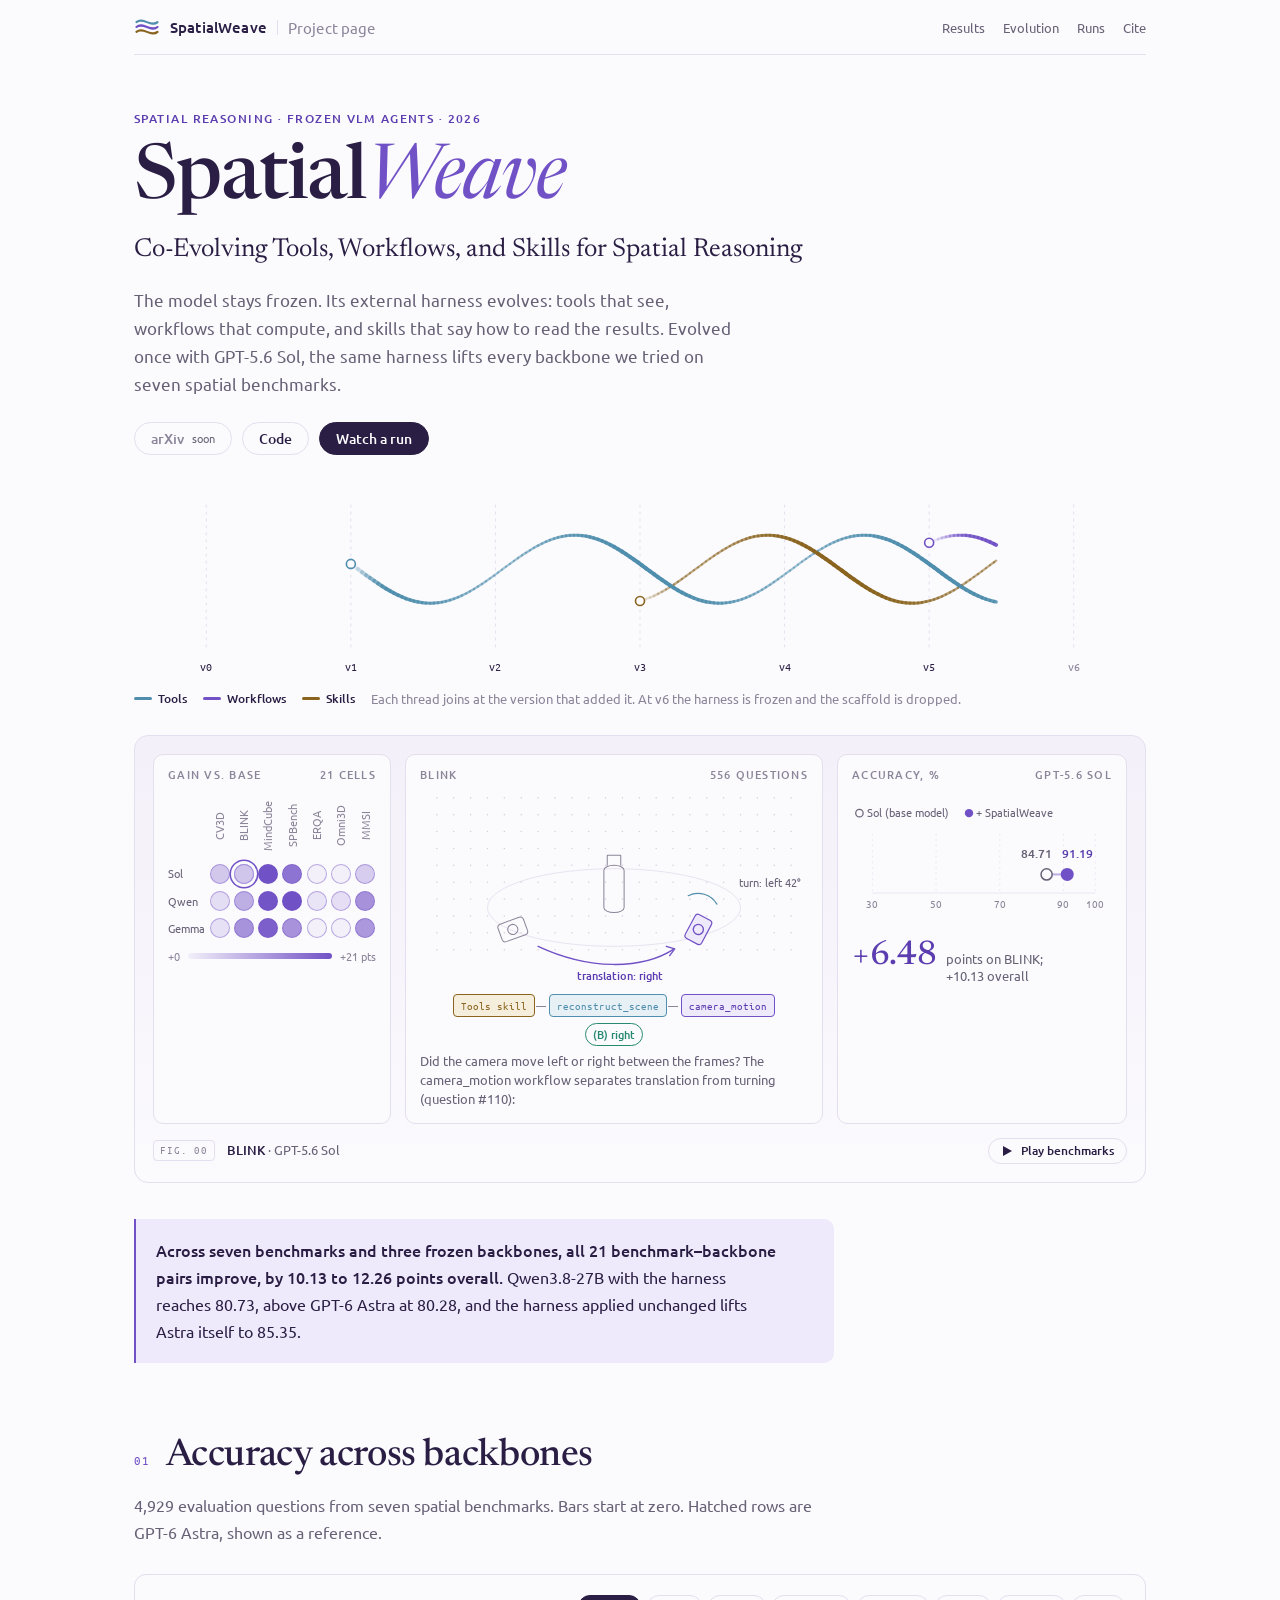
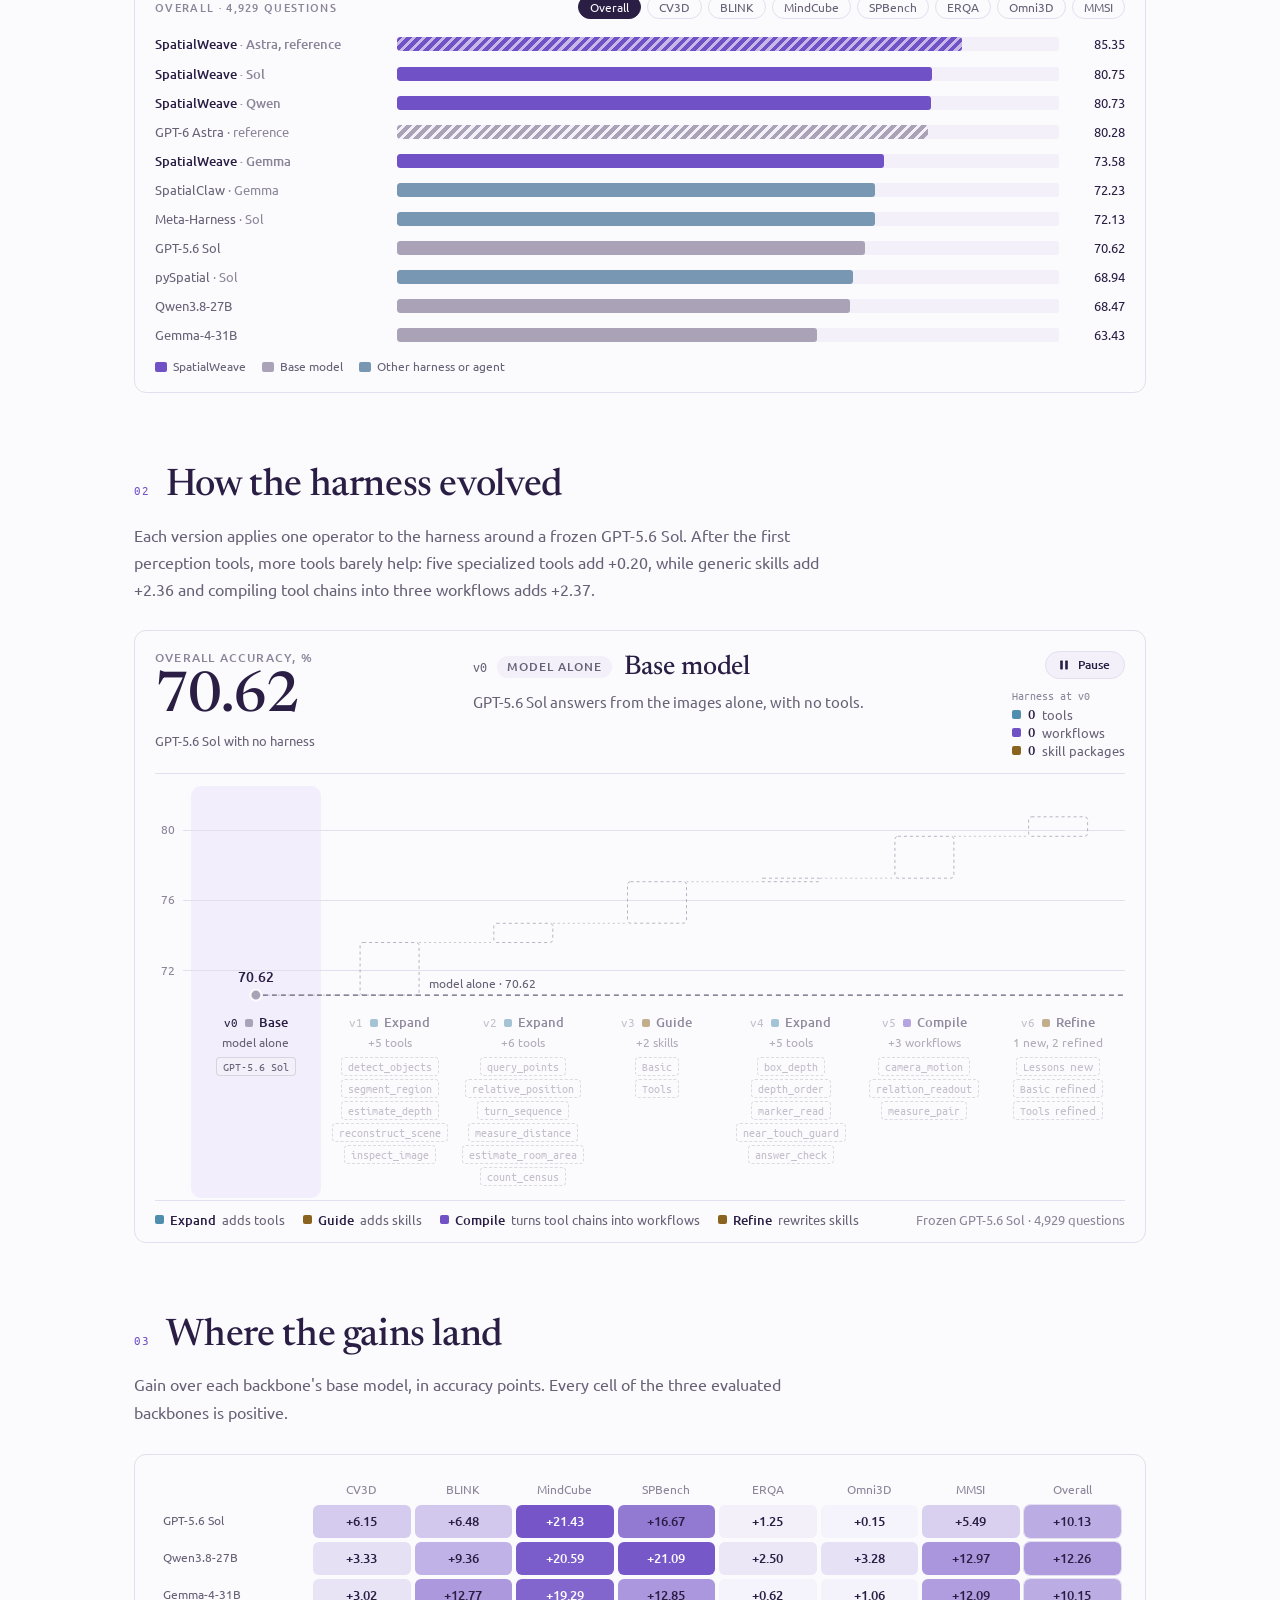
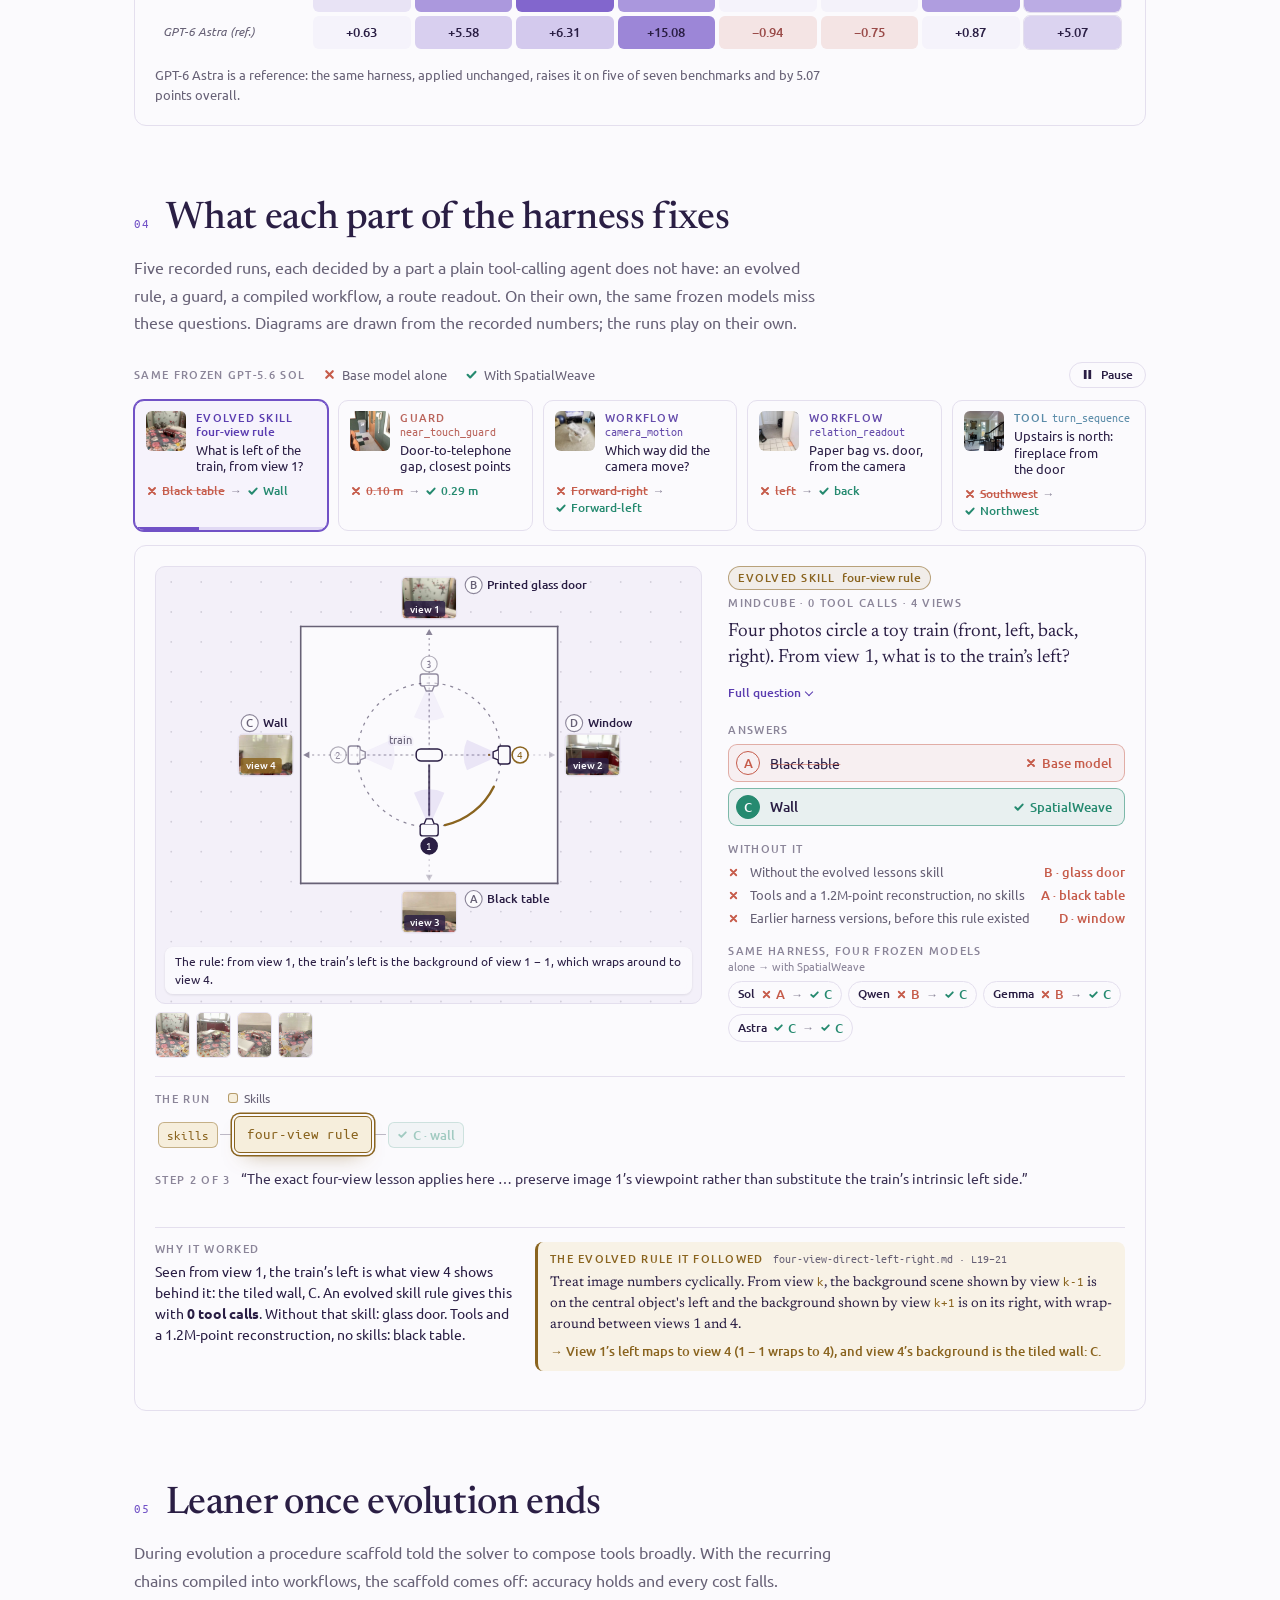
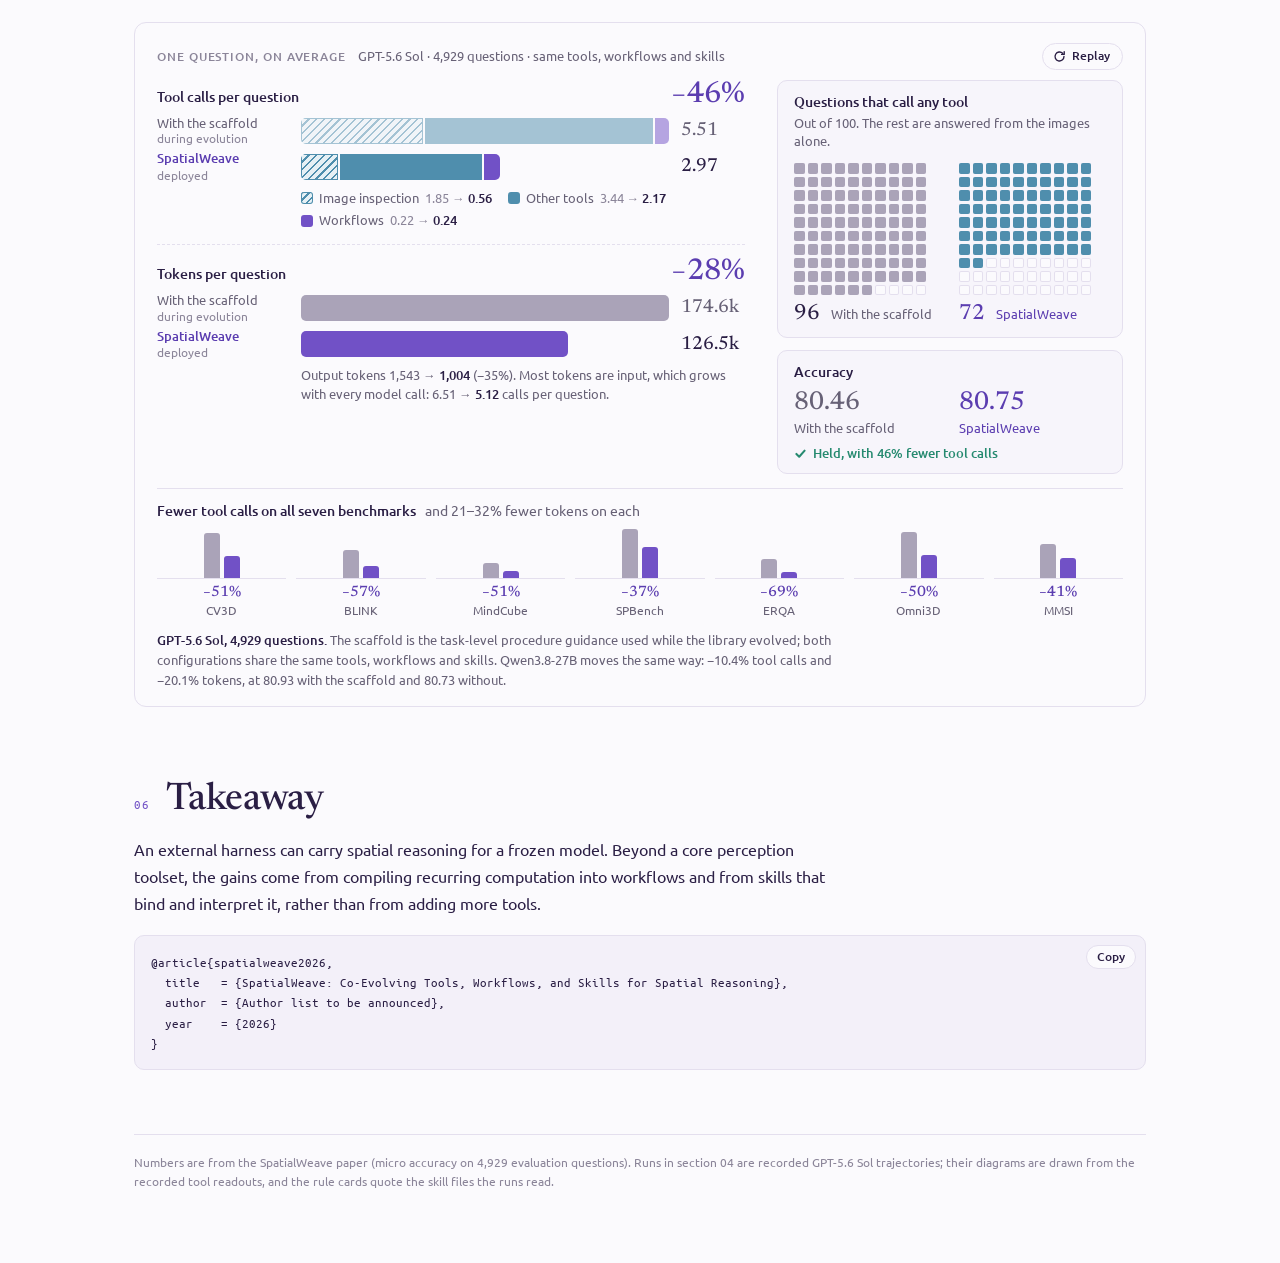
<file: spatialweave/index.html>
<!doctype html>
<html lang="en">
<head>
<meta charset="utf-8">
<title>SpatialWeave</title>
<meta name="robots" content="noindex">
<link rel="canonical" href="https://lin-future.github.io/SpatialWeave/">
<meta http-equiv="refresh" content="0; url=/SpatialWeave/">
<script>location.replace('/SpatialWeave/' + location.search + location.hash);</script>
</head>
<body>
<p>The SpatialWeave project page is at <a href="/SpatialWeave/">lin-future.github.io/SpatialWeave</a>.</p>
</body>
</html>
</file>
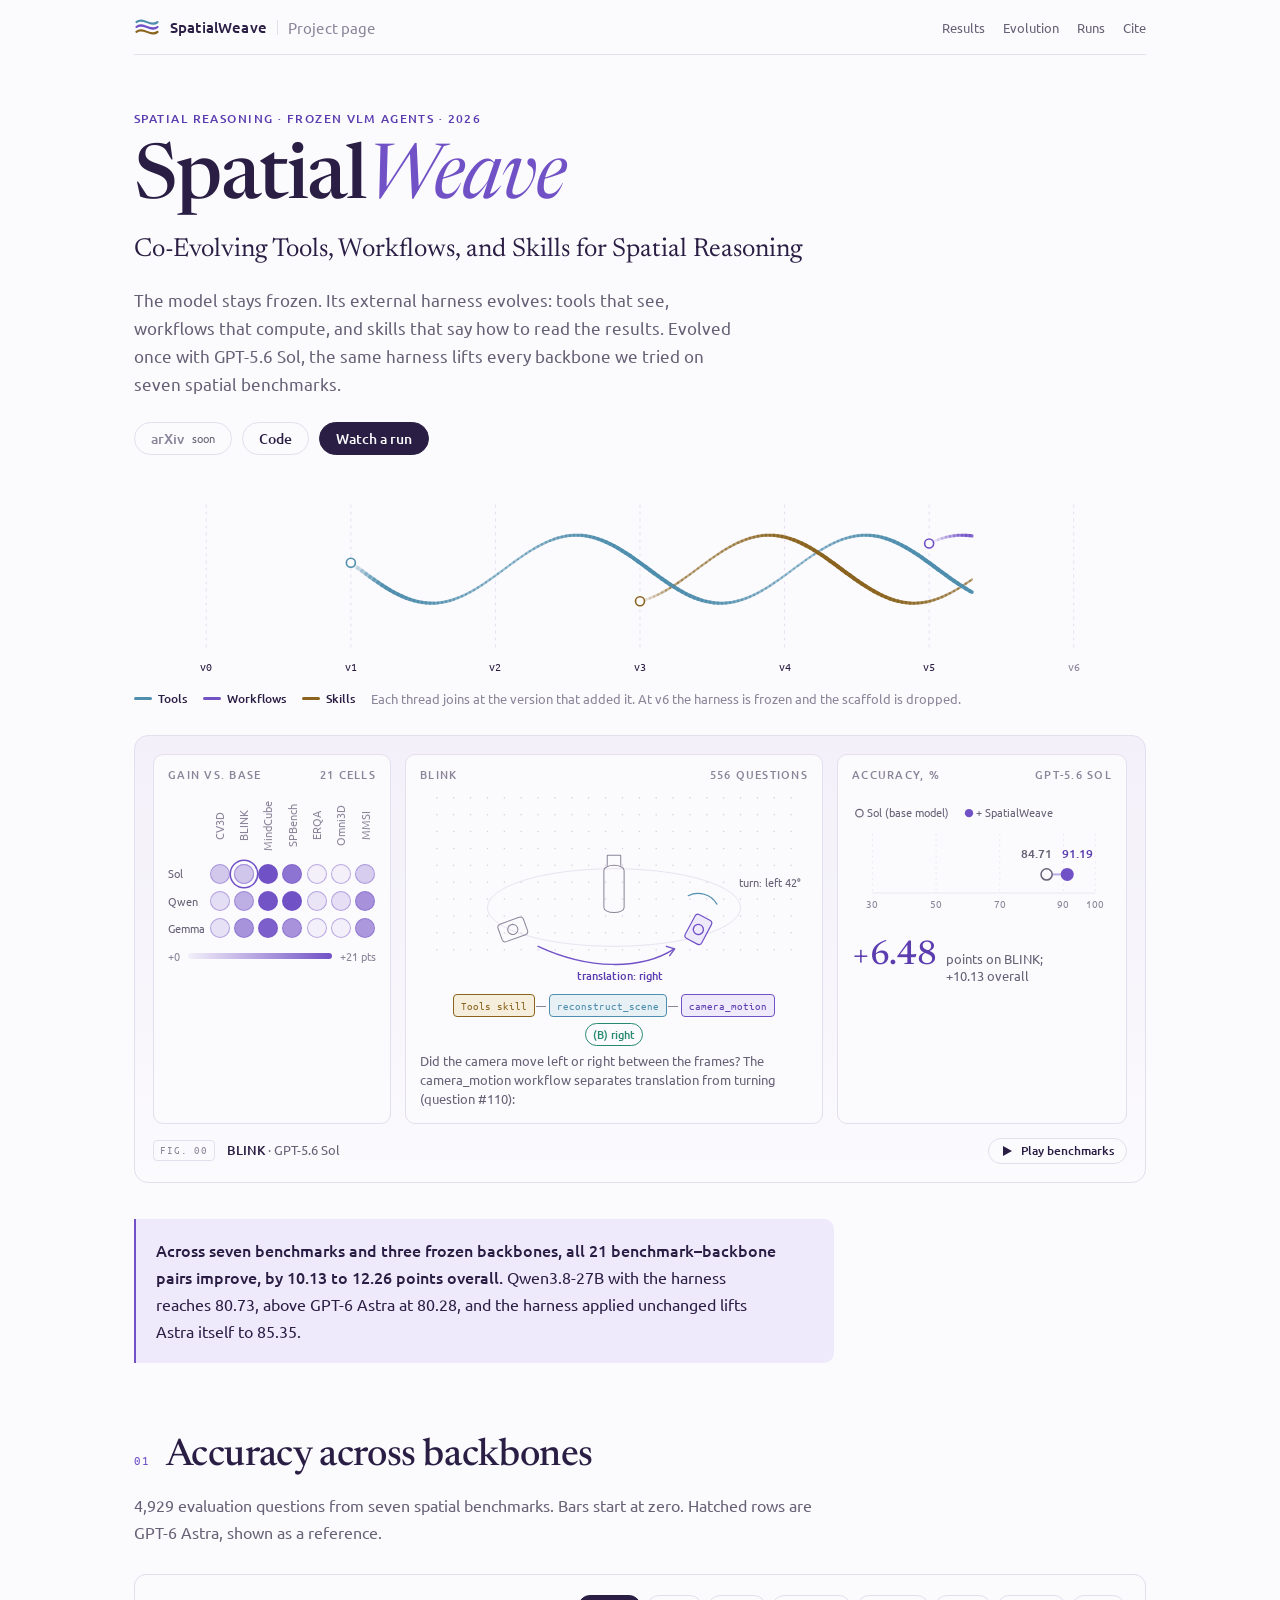
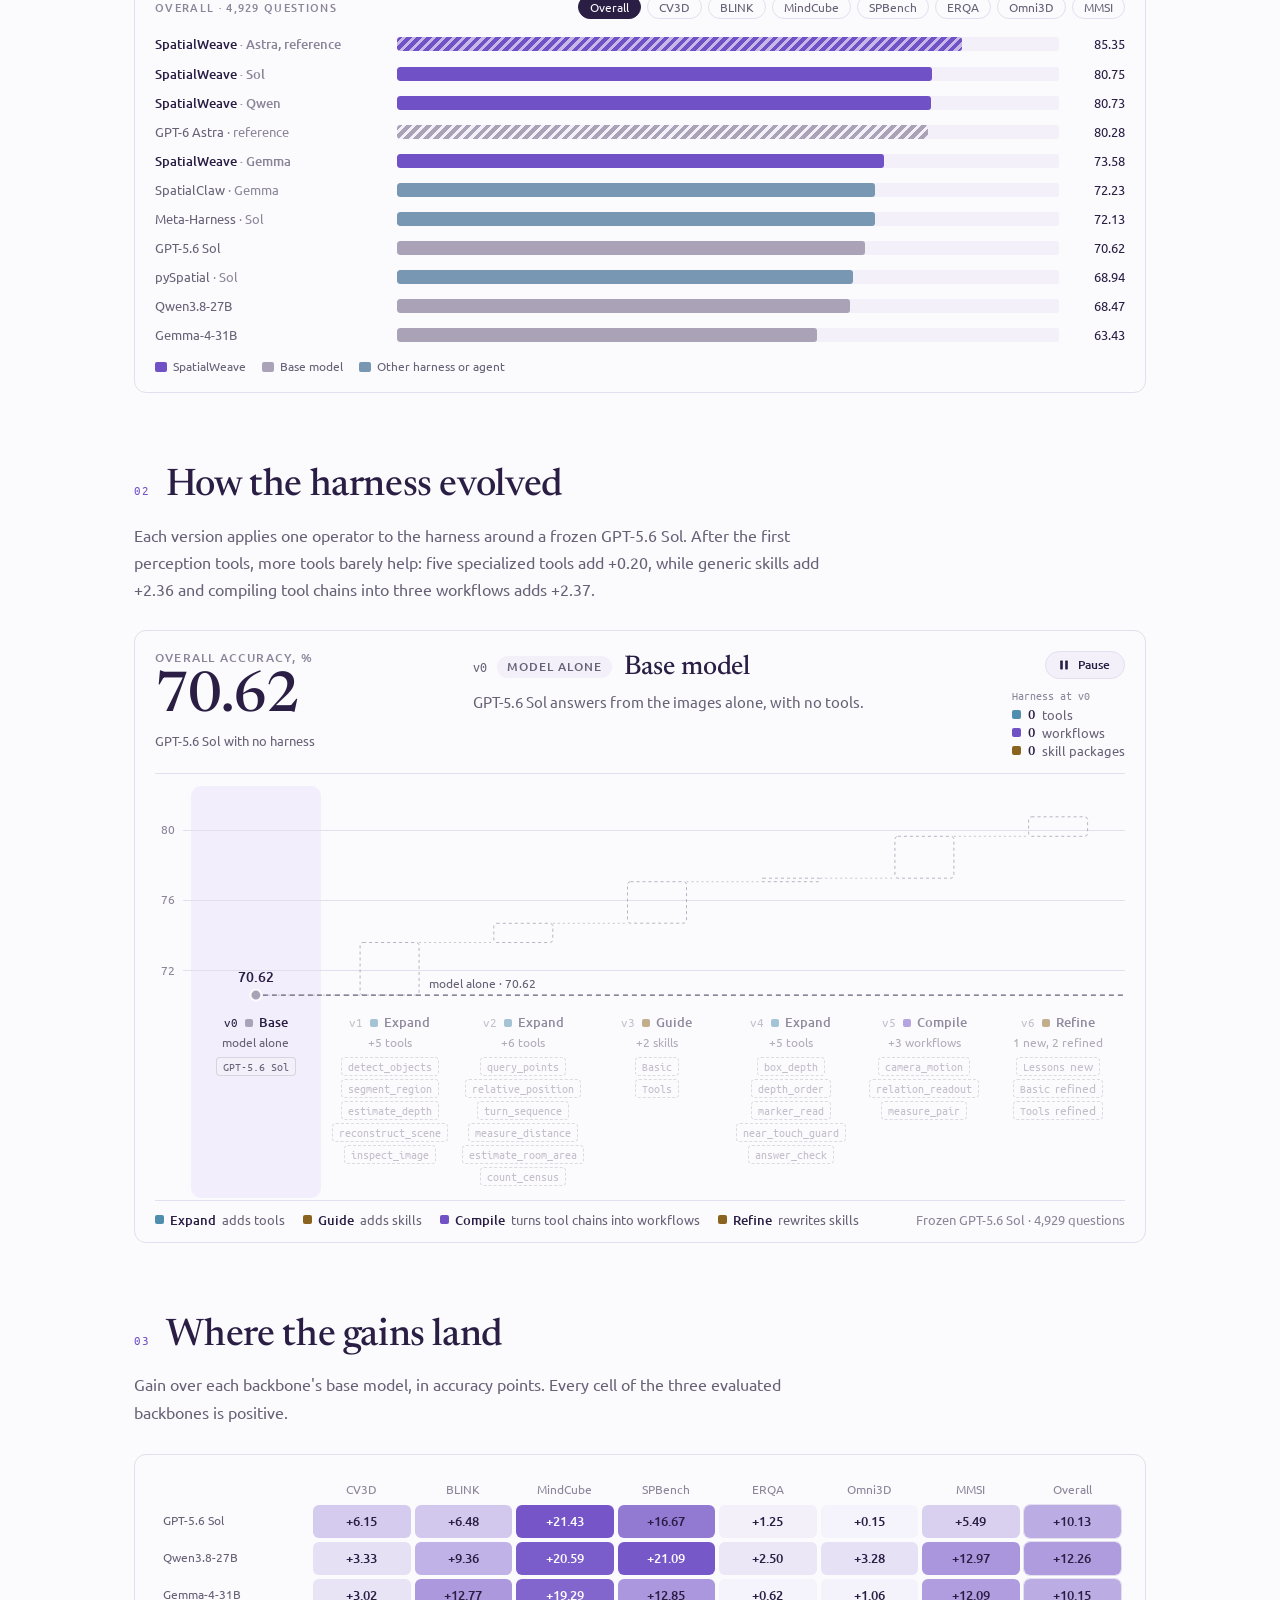
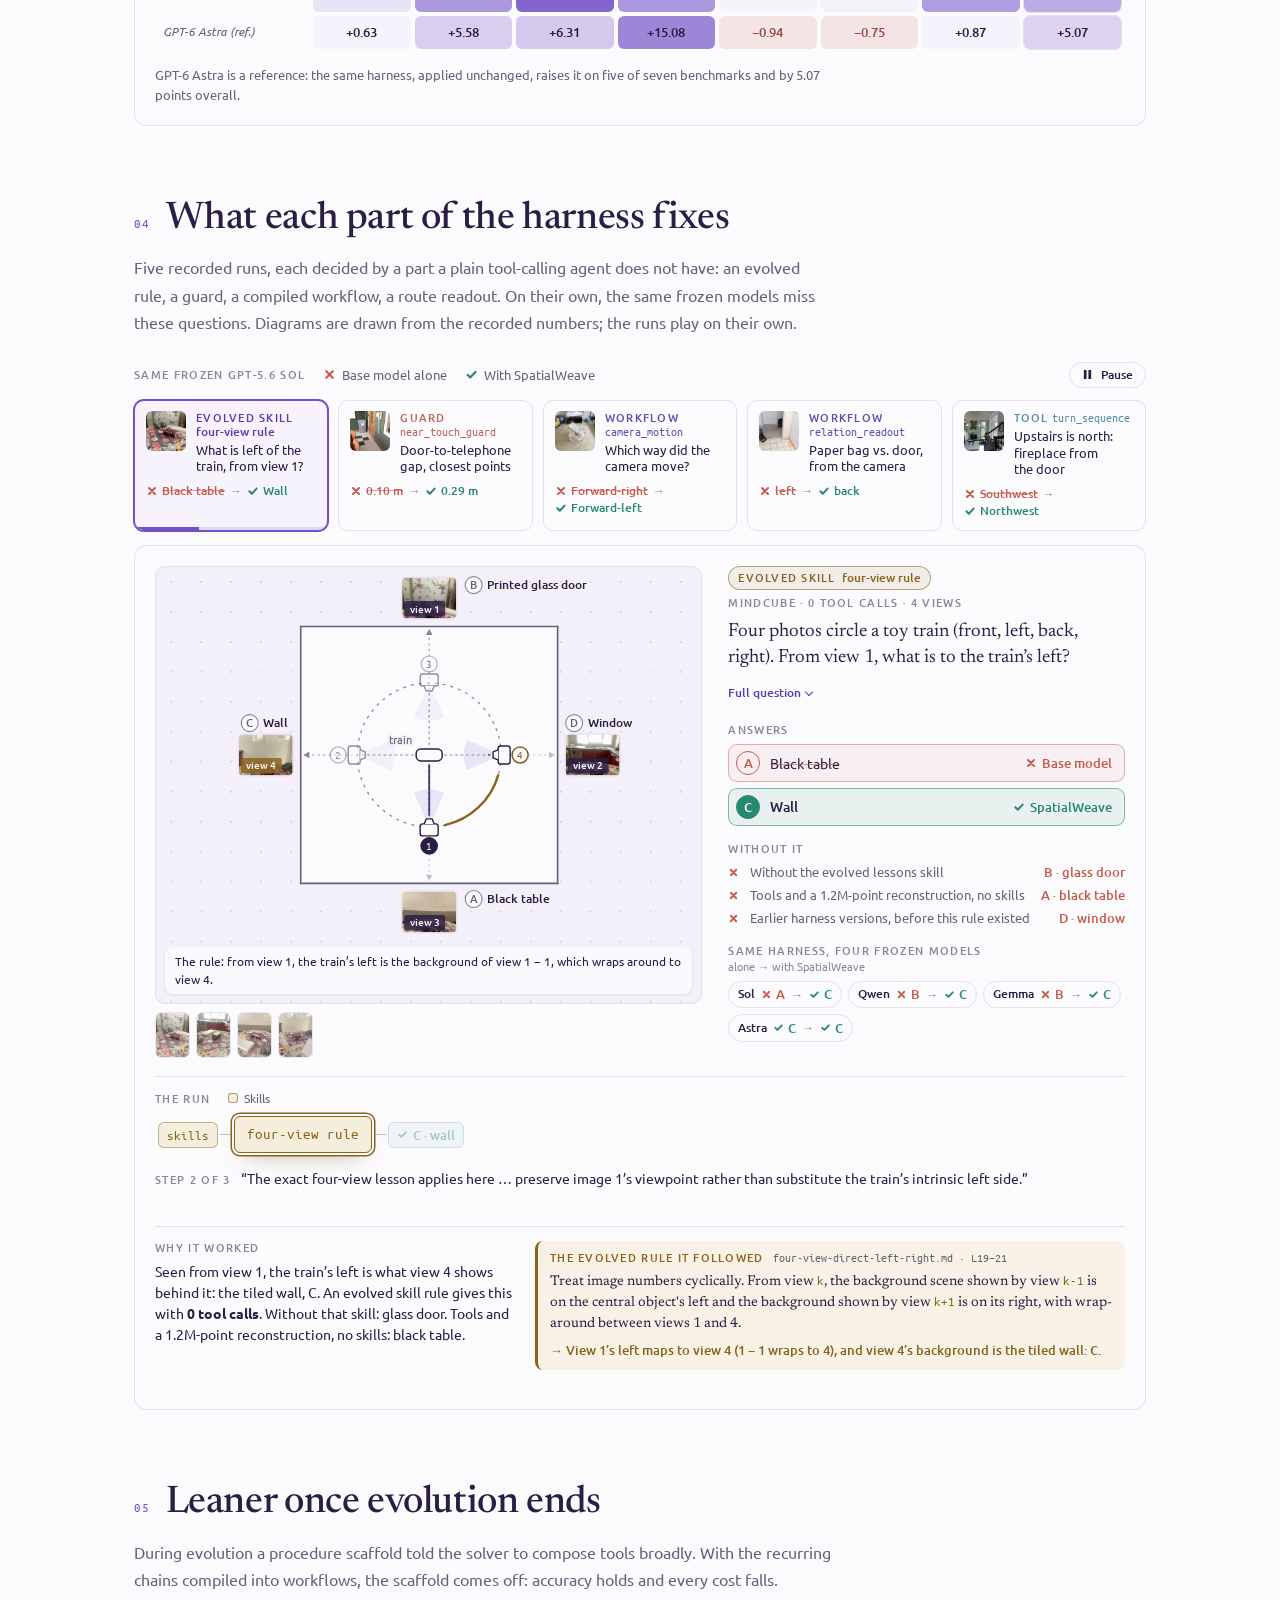
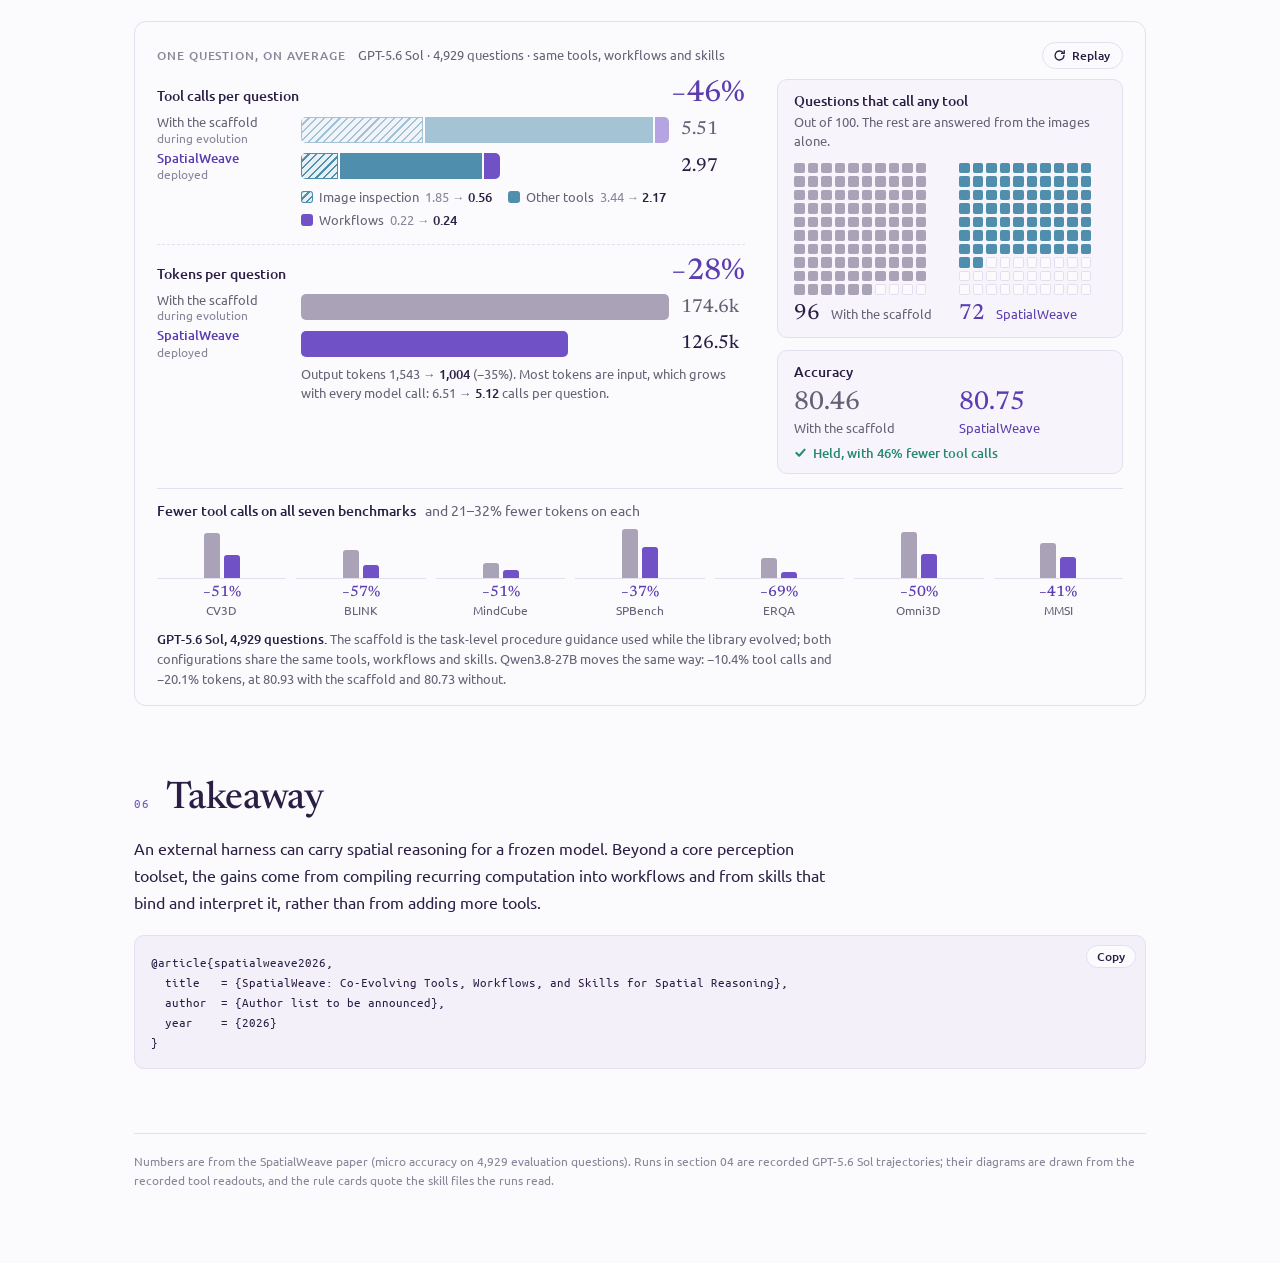
<file: SpatialWeave/index.html>
<!doctype html>
<html lang="en">
<head>
<meta charset="utf-8">
<meta name="viewport" content="width=device-width, initial-scale=1, viewport-fit=cover">
<title>SpatialWeave</title>
<meta name="description" content="SpatialWeave co-evolves the tools, workflows, and skills around a frozen vision-language model for spatial reasoning.">
<link rel="preload" href="assets/fonts/ubuntu-400-latin.woff2" as="font" type="font/woff2" crossorigin>
<link rel="preload" href="assets/fonts/ubuntu-500-latin.woff2" as="font" type="font/woff2" crossorigin>
<link rel="preload" href="assets/fonts/newsreader-400-latin.woff2" as="font" type="font/woff2" crossorigin>
<link rel="stylesheet" href="assets/fonts.css?v=3">
<link rel="stylesheet" href="assets/site.css?v=6">
<link rel="stylesheet" href="assets/evolution.css?v=6">
<link rel="stylesheet" href="assets/showcase.css?v=8">
<link rel="stylesheet" href="assets/lean.css?v=2">
</head>
<body>
<svg width="0" height="0" style="position:absolute" aria-hidden="true">
  <defs>
    <symbol id="logo" viewBox="0 0 32 32">
      <path d="M3 10 C 11 3, 21 17, 29 10" fill="none" stroke="#4f8ead" stroke-width="2.6" stroke-linecap="round"/>
      <path d="M3 16 C 11 9, 21 23, 29 16" fill="none" stroke="#7151c6" stroke-width="2.6" stroke-linecap="round"/>
      <path d="M3 22 C 11 15, 21 29, 29 22" fill="none" stroke="#8a641f" stroke-width="2.6" stroke-linecap="round"/>
    </symbol>
  </defs>
</svg>

<article class="doc" id="top">
  <div class="topbar">
    <a class="brand" href="#top" aria-label="SpatialWeave, back to top"><svg aria-hidden="true"><use href="#logo"/></svg>SpatialWeave<span class="brand-context">Project page</span></a>
    <nav aria-label="Sections"><a href="#results">Results</a><a href="#evolution" class="nav-secondary">Evolution</a><a href="#runs">Runs</a><a href="#cite" class="nav-secondary">Cite</a></nav>
  </div>

  <header class="doc-header">
    <div class="eyebrow"><span class="nw">Spatial reasoning</span> · <span class="nw">Frozen VLM agents</span> · 2026</div>
    <h1>Spatial<span class="weave">Weave</span></h1>
    <p class="subtitle">Co-Evolving Tools, Workflows, and Skills for Spatial Reasoning</p>
    <p class="lede">The model stays frozen. Its external harness evolves: tools that see, workflows that compute, and skills that say how to read the results. Evolved once with <span class="nw">GPT-5.6 Sol</span>, the same harness lifts every backbone we tried on seven spatial&nbsp;benchmarks.</p>
    <div class="links">
      <span class="btn" aria-disabled="true">arXiv <small>soon</small></span>
      <a class="btn" href="https://github.com/Lin-future/SpatialWeave" target="_blank" rel="noopener">Code</a>
      <a class="btn primary" href="#runs">Watch a run</a>
    </div>
  </header>

  <figure class="loom" aria-labelledby="loom-cap">
    <canvas id="loom" height="170" role="img" aria-label="Three threads, tools, workflows, and skills, join one by one from v0 to v6 and weave into one harness"></canvas>
    <div class="loom-ticks" id="loom-ticks" aria-hidden="true"></div>
    <figcaption id="loom-cap"><span class="key tools">Tools</span><span class="key flows">Workflows</span><span class="key skills">Skills</span><span class="loom-note">Each thread joins at the version that added it. At v6 the harness is frozen and the scaffold is&nbsp;dropped.</span></figcaption>
  </figure>

  <div class="illustration" role="group" aria-label="Interactive benchmark results">
    <div class="illo-grid">
      <div class="instrument">
        <div class="inst-label"><span>Gain vs. base</span><span>21 cells</span></div>
        <div class="atlas" id="atlas"></div>
        <div class="atlas-key"><span>+0</span><i aria-hidden="true"></i><span>+21 pts</span></div>
      </div>
      <div class="instrument scene-wrap" id="scene-stage">
        <div class="inst-label"><span id="scene-bench">BLINK</span><span id="scene-n">556 questions</span></div>
        <svg id="scene-svg" viewBox="0 0 460 250" role="img" aria-labelledby="scene-title" xmlns="http://www.w3.org/2000/svg">
          <title id="scene-title">Benchmark illustration</title>
          <g id="layer-grid"></g><g id="layer-art"></g>
          <g id="scene-pointer" opacity="0" pointer-events="none"><circle r="15" fill="none" style="stroke: var(--brand)" stroke-width="1"/><circle r="2" class="dot-acc"/></g>
          <circle id="scene-ripple" r="0" opacity="0" fill="none" style="stroke: var(--brand)" stroke-width="1" pointer-events="none"/>
        </svg>
        <ol class="scene-chain" id="scene-chain" aria-label="Recorded tool chain"></ol>
        <div class="scene-caption" id="scene-caption"></div>
      </div>
      <div class="instrument">
        <div class="inst-label"><span>Accuracy, %</span><span id="dumb-bb">GPT-5.6 Sol</span></div>
        <svg class="dumbbell" id="dumbbell" viewBox="0 0 280 150" role="img" aria-labelledby="dumb-title" xmlns="http://www.w3.org/2000/svg">
          <title id="dumb-title">Base model versus SpatialWeave on the selected benchmark</title>
          <g id="dumb-grid"></g>
          <line id="dumb-link" x1="0" y1="92" x2="0" y2="92" style="stroke: var(--brand)" stroke-width="2.2" stroke-opacity=".45"/>
          <circle id="dumb-base" cx="0" cy="92" r="6" style="fill: var(--paper); stroke: var(--muted)" stroke-width="1.6"/>
          <circle id="dumb-ours" cx="0" cy="92" r="7" class="dot-acc"/>
          <text id="dumb-base-num" class="num-base" x="0" y="74" text-anchor="middle">0</text>
          <text id="dumb-ours-num" class="num-ours" x="0" y="74" text-anchor="middle">0</text>
          <circle cx="8" cy="26" r="4" style="fill: var(--paper); stroke: var(--muted)" stroke-width="1.3"/>
          <text class="name" x="16" y="30" id="dumb-base-name">base model</text>
          <circle cx="126" cy="26" r="4.5" class="dot-acc" id="dumb-ours-key"/>
          <text class="name" x="134" y="30" id="dumb-ours-name">+ SpatialWeave</text>
        </svg>
        <div class="delta"><b id="delta-num">+0</b><span id="delta-text">points on this benchmark</span></div>
      </div>
    </div>
    <div class="active-bar">
      <span class="plate" aria-hidden="true">FIG. 00</span>
      <span><strong id="active-bench" aria-live="polite">BLINK</strong> · <span id="active-bb">GPT-5.6 Sol</span></span>
      <button class="cycle" id="cycle" type="button" aria-pressed="false"><svg viewBox="0 0 12 12" aria-hidden="true" id="cycle-icon"><path d="M2 1l9 5-9 5z"/></svg><span id="cycle-text">Play benchmarks</span></button>
    </div>
  </div>

  <div class="tldr"><p><strong>Across seven benchmarks and three frozen backbones, all 21 <span class="nw">benchmark–backbone</span> pairs improve, by 10.13 to 12.26 points overall.</strong> <span class="nw">Qwen3.8-27B</span> with the harness reaches 80.73, above <span class="nw">GPT-6 Astra</span> at 80.28, and the harness applied unchanged lifts Astra itself&nbsp;to&nbsp;85.35.</p></div>

  <section id="results">
    <h2><span class="num">01</span>Accuracy across backbones</h2>
    <p class="section-lede">4,929 evaluation questions from seven spatial benchmarks. Bars start at zero. Hatched rows are <span class="nw">GPT-6 Astra</span>, shown as a reference.</p>
    <figure class="panel" id="rank-fig">
      <div class="chart-head"><b id="rank-title">Overall · 4,929 questions</b><div class="pills" role="group" aria-label="Benchmark" id="rank-pills"></div></div>
      <div class="rank" id="rank"></div>
      <div class="legend"><span><i style="background: var(--brand)"></i>SpatialWeave</span><span><i style="background: var(--base)"></i>Base model</span><span><i style="background: color-mix(in srgb, var(--tools) 55%, var(--base))"></i>Other harness or agent</span></div>
    </figure>
  </section>

  <section id="evolution">
    <h2><span class="num">02</span>How the harness evolved</h2>
    <p class="section-lede">Each version applies one operator to the harness around a frozen <span class="nw">GPT-5.6 Sol</span>. After the first perception tools, more tools barely help: five specialized tools add +0.20, while generic skills add +2.36 and compiling tool chains into three workflows adds +2.37.</p>
    <div class="ev" id="ev-root"></div>
  </section>

  <section id="gains">
    <h2><span class="num">03</span>Where the gains land</h2>
    <p class="section-lede">Gain over each backbone's base model, in accuracy points. Every cell of the three evaluated backbones is positive.</p>
    <figure class="panel">
      <div class="table-scroll"><table class="heat" id="heat"></table></div>
      <figcaption><span class="nw">GPT-6 Astra</span> is a reference: the same harness, applied unchanged, raises it on five of seven benchmarks and by 5.07 points overall.</figcaption>
    </figure>
  </section>

  <section id="runs">
    <h2><span class="num">04</span>What each part of the harness fixes</h2>
    <p class="section-lede">Five recorded runs, each decided by a part a plain tool-calling agent does not have: an evolved rule, a guard, a compiled workflow, a route readout. On their own, the same frozen models miss these questions. Diagrams are drawn from the recorded numbers; the runs play on their own.</p>
    <div class="sc" id="sc-root"></div>
  </section>

  <section id="leaner">
    <h2><span class="num">05</span>Leaner once evolution ends</h2>
    <p class="section-lede">During evolution a procedure scaffold told the solver to compose tools broadly. With the recurring chains compiled into workflows, the scaffold comes off: accuracy holds and every cost falls.</p>
    <figure class="panel lean">
      <div id="lean-root"><p class="ln-static">GPT-5.6 Sol, per question: 5.51 tool calls with the scaffold and 2.97 without (−46.0%); 174,597 tokens and 126,451 (−27.6%); accuracy 80.46 and 80.75.</p></div>
      <figcaption><b><span class="nw">GPT-5.6 Sol</span>, 4,929 questions.</b> The scaffold is the task-level procedure guidance used while the library evolved; both configurations share the same tools, workflows and skills. <span class="nw">Qwen3.8-27B</span> moves the same way: −10.4% tool calls and −20.1% tokens, at 80.93 with the scaffold and 80.73 without.</figcaption>
    </figure>
  </section>

  <section id="cite">
    <h2><span class="num">06</span>Takeaway</h2>
    <div class="prose">
      <p>An external harness can carry spatial reasoning for a frozen model. Beyond a core perception toolset, the gains come from compiling recurring computation into workflows and from skills that bind and interpret it, rather than from adding more tools.</p>
    </div>
    <div class="bib">
      <button class="copy" id="copy-bib" type="button">Copy</button>
      <pre id="bibtex">@article{spatialweave2026,
  title   = {SpatialWeave: Co-Evolving Tools, Workflows, and Skills for Spatial Reasoning},
  author  = {Author list to be announced},
  year    = {2026}
}</pre>
    </div>
  </section>

  <footer>Numbers are from the SpatialWeave paper (micro accuracy on 4,929 evaluation questions). Runs in section 04 are recorded <span class="nw">GPT-5.6 Sol</span> trajectories; their diagrams are drawn from the recorded tool readouts, and the rule cards quote the skill files the runs read.</footer>
</article>

<script>
/* Charts and diagrams measure their labels: they draw once the faces they use are in (at most 3 s). */
window.SW_FONTS = (function () {
  try {
    if (!document.fonts || !document.fonts.load) return Promise.resolve();
    var faces = ['400 1em Ubuntu', '500 1em Ubuntu', '700 1em Ubuntu', 'italic 400 1em Ubuntu', '400 1em Newsreader', 'italic 400 1em Newsreader', '400 1em "Ubuntu Mono"'];
    var all = Promise.all(faces.map(function (f) { return document.fonts.load(f).catch(function () {}); }));
    return Promise.race([all, new Promise(function (r) { setTimeout(r, 3000); })]);
  } catch (e) { return Promise.resolve(); }
})();
</script>
<script src="assets/runs.js?v=8"></script>
<script src="assets/site.js?v=8"></script>
<script src="assets/evolution.js?v=7"></script>
<script src="assets/dg/walls.js?v=4"></script>
<script src="assets/dg/motion.js?v=2"></script>
<script src="assets/dg/split.js?v=2"></script>
<script src="assets/dg/gauge.js?v=2"></script>
<script src="assets/dg/route.js?v=3"></script>
<script src="assets/showcase.js?v=12"></script>
<script src="assets/lean.js?v=3"></script>
</body>
</html>
</file>
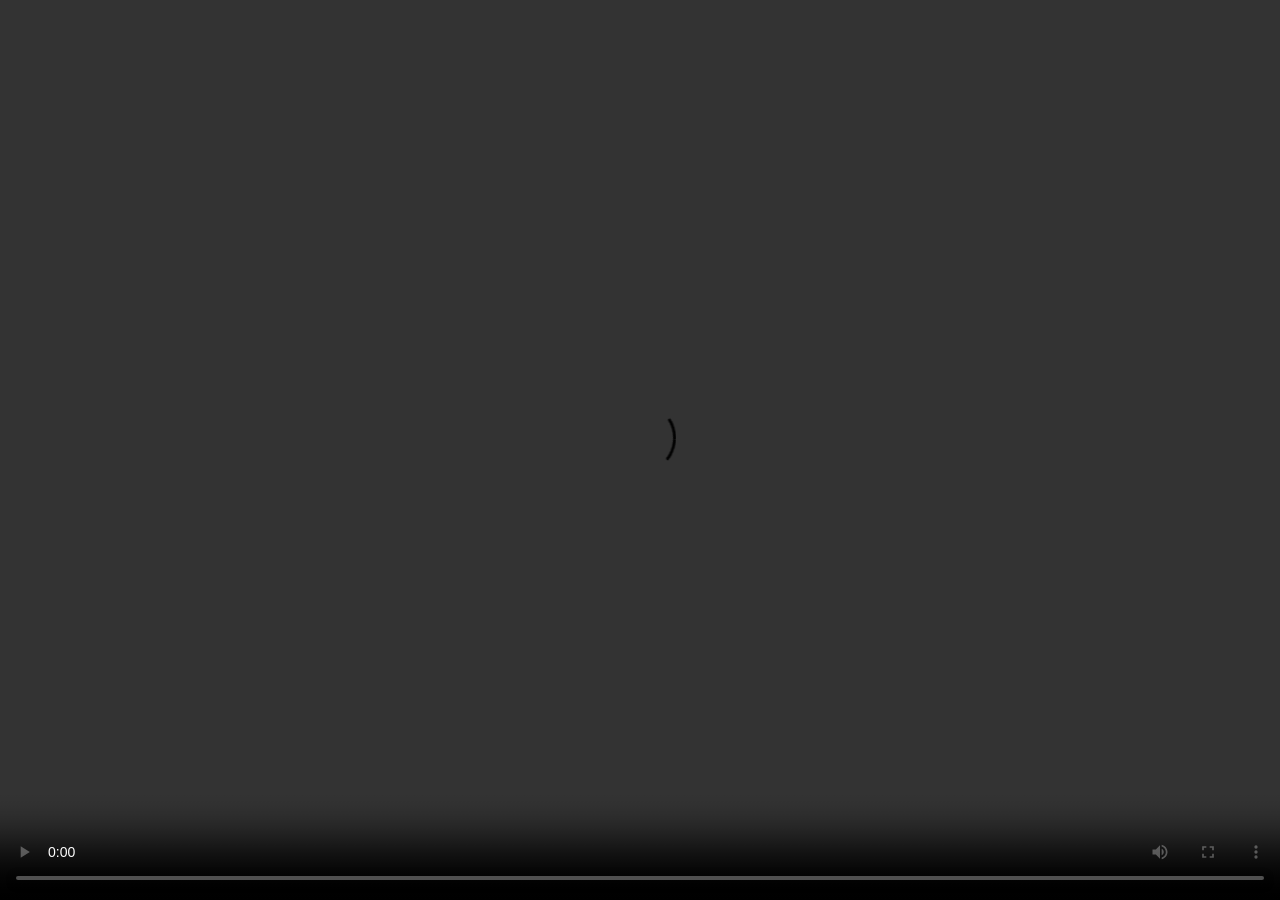
<file: SpatialWeave/defense/index.html>
<!doctype html><html lang="zh-CN"><head><meta charset="utf-8"><meta name="viewport" content="width=device-width,initial-scale=1"><meta name="robots" content="noindex"><title>Video</title><style>html,body{margin:0;width:100%;height:100%;background:#000;overflow:hidden}video{display:block;width:100%;height:100%;object-fit:contain}</style></head><body><video controls playsinline preload="metadata" src="https://github.com/Lin-future/lin-future.github.io/releases/download/defense-video/SpaceLite.mp4"></video></body></html>
</file>
<file: SpatialWeave/assets/fonts.css>
/* Self-hosted Google Fonts (Newsreader, Ubuntu, Ubuntu Mono), latin and latin-ext subsets as separate woff2 files:
   the browser fetches only the subsets and faces the page uses, without holding up the first paint; text waits for its face (font-display: block) instead of flashing a fallback. */
@font-face {
  font-family: 'Newsreader';
  font-style: italic;
  font-weight: 400;
  font-display: block;
  src: url('fonts/newsreader-400-italic-latin-ext.woff2') format('woff2');
  unicode-range: U+0100-02BA, U+02BD-02C5, U+02C7-02CC, U+02CE-02D7, U+02DD-02FF, U+0304, U+0308, U+0329, U+1D00-1DBF, U+1E00-1E9F, U+1EF2-1EFF, U+2020, U+20A0-20AB, U+20AD-20C0, U+2113, U+2C60-2C7F, U+A720-A7FF;
}
@font-face {
  font-family: 'Newsreader';
  font-style: italic;
  font-weight: 400;
  font-display: block;
  src: url('fonts/newsreader-400-italic-latin.woff2') format('woff2');
  unicode-range: U+0000-00FF, U+0131, U+0152-0153, U+02BB-02BC, U+02C6, U+02DA, U+02DC, U+0304, U+0308, U+0329, U+2000-206F, U+20AC, U+2122, U+2191, U+2193, U+2212, U+2215, U+FEFF, U+FFFD;
}
@font-face {
  font-family: 'Newsreader';
  font-style: normal;
  font-weight: 400;
  font-display: block;
  src: url('fonts/newsreader-400-latin-ext.woff2') format('woff2');
  unicode-range: U+0100-02BA, U+02BD-02C5, U+02C7-02CC, U+02CE-02D7, U+02DD-02FF, U+0304, U+0308, U+0329, U+1D00-1DBF, U+1E00-1E9F, U+1EF2-1EFF, U+2020, U+20A0-20AB, U+20AD-20C0, U+2113, U+2C60-2C7F, U+A720-A7FF;
}
@font-face {
  font-family: 'Newsreader';
  font-style: normal;
  font-weight: 400;
  font-display: block;
  src: url('fonts/newsreader-400-latin.woff2') format('woff2');
  unicode-range: U+0000-00FF, U+0131, U+0152-0153, U+02BB-02BC, U+02C6, U+02DA, U+02DC, U+0304, U+0308, U+0329, U+2000-206F, U+20AC, U+2122, U+2191, U+2193, U+2212, U+2215, U+FEFF, U+FFFD;
}
@font-face {
  font-family: 'Newsreader';
  font-style: normal;
  font-weight: 500;
  font-display: block;
  src: url('fonts/newsreader-400-latin-ext.woff2') format('woff2');
  unicode-range: U+0100-02BA, U+02BD-02C5, U+02C7-02CC, U+02CE-02D7, U+02DD-02FF, U+0304, U+0308, U+0329, U+1D00-1DBF, U+1E00-1E9F, U+1EF2-1EFF, U+2020, U+20A0-20AB, U+20AD-20C0, U+2113, U+2C60-2C7F, U+A720-A7FF;
}
@font-face {
  font-family: 'Newsreader';
  font-style: normal;
  font-weight: 500;
  font-display: block;
  src: url('fonts/newsreader-400-latin.woff2') format('woff2');
  unicode-range: U+0000-00FF, U+0131, U+0152-0153, U+02BB-02BC, U+02C6, U+02DA, U+02DC, U+0304, U+0308, U+0329, U+2000-206F, U+20AC, U+2122, U+2191, U+2193, U+2212, U+2215, U+FEFF, U+FFFD;
}
@font-face {
  font-family: 'Newsreader';
  font-style: normal;
  font-weight: 600;
  font-display: block;
  src: url('fonts/newsreader-400-latin-ext.woff2') format('woff2');
  unicode-range: U+0100-02BA, U+02BD-02C5, U+02C7-02CC, U+02CE-02D7, U+02DD-02FF, U+0304, U+0308, U+0329, U+1D00-1DBF, U+1E00-1E9F, U+1EF2-1EFF, U+2020, U+20A0-20AB, U+20AD-20C0, U+2113, U+2C60-2C7F, U+A720-A7FF;
}
@font-face {
  font-family: 'Newsreader';
  font-style: normal;
  font-weight: 600;
  font-display: block;
  src: url('fonts/newsreader-400-latin.woff2') format('woff2');
  unicode-range: U+0000-00FF, U+0131, U+0152-0153, U+02BB-02BC, U+02C6, U+02DA, U+02DC, U+0304, U+0308, U+0329, U+2000-206F, U+20AC, U+2122, U+2191, U+2193, U+2212, U+2215, U+FEFF, U+FFFD;
}
@font-face {
  font-family: 'Ubuntu';
  font-style: italic;
  font-weight: 400;
  font-display: block;
  src: url('fonts/ubuntu-400-italic-latin-ext.woff2') format('woff2');
  unicode-range: U+0100-02BA, U+02BD-02C5, U+02C7-02CC, U+02CE-02D7, U+02DD-02FF, U+0304, U+0308, U+0329, U+1D00-1DBF, U+1E00-1E9F, U+1EF2-1EFF, U+2020, U+20A0-20AB, U+20AD-20C0, U+2113, U+2C60-2C7F, U+A720-A7FF;
}
@font-face {
  font-family: 'Ubuntu';
  font-style: italic;
  font-weight: 400;
  font-display: block;
  src: url('fonts/ubuntu-400-italic-latin.woff2') format('woff2');
  unicode-range: U+0000-00FF, U+0131, U+0152-0153, U+02BB-02BC, U+02C6, U+02DA, U+02DC, U+0304, U+0308, U+0329, U+2000-206F, U+20AC, U+2122, U+2191, U+2193, U+2212, U+2215, U+FEFF, U+FFFD;
}
@font-face {
  font-family: 'Ubuntu';
  font-style: normal;
  font-weight: 300;
  font-display: block;
  src: url('fonts/ubuntu-300-latin-ext.woff2') format('woff2');
  unicode-range: U+0100-02BA, U+02BD-02C5, U+02C7-02CC, U+02CE-02D7, U+02DD-02FF, U+0304, U+0308, U+0329, U+1D00-1DBF, U+1E00-1E9F, U+1EF2-1EFF, U+2020, U+20A0-20AB, U+20AD-20C0, U+2113, U+2C60-2C7F, U+A720-A7FF;
}
@font-face {
  font-family: 'Ubuntu';
  font-style: normal;
  font-weight: 300;
  font-display: block;
  src: url('fonts/ubuntu-300-latin.woff2') format('woff2');
  unicode-range: U+0000-00FF, U+0131, U+0152-0153, U+02BB-02BC, U+02C6, U+02DA, U+02DC, U+0304, U+0308, U+0329, U+2000-206F, U+20AC, U+2122, U+2191, U+2193, U+2212, U+2215, U+FEFF, U+FFFD;
}
@font-face {
  font-family: 'Ubuntu';
  font-style: normal;
  font-weight: 400;
  font-display: block;
  src: url('fonts/ubuntu-400-latin-ext.woff2') format('woff2');
  unicode-range: U+0100-02BA, U+02BD-02C5, U+02C7-02CC, U+02CE-02D7, U+02DD-02FF, U+0304, U+0308, U+0329, U+1D00-1DBF, U+1E00-1E9F, U+1EF2-1EFF, U+2020, U+20A0-20AB, U+20AD-20C0, U+2113, U+2C60-2C7F, U+A720-A7FF;
}
@font-face {
  font-family: 'Ubuntu';
  font-style: normal;
  font-weight: 400;
  font-display: block;
  src: url('fonts/ubuntu-400-latin.woff2') format('woff2');
  unicode-range: U+0000-00FF, U+0131, U+0152-0153, U+02BB-02BC, U+02C6, U+02DA, U+02DC, U+0304, U+0308, U+0329, U+2000-206F, U+20AC, U+2122, U+2191, U+2193, U+2212, U+2215, U+FEFF, U+FFFD;
}
@font-face {
  font-family: 'Ubuntu';
  font-style: normal;
  font-weight: 500;
  font-display: block;
  src: url('fonts/ubuntu-500-latin-ext.woff2') format('woff2');
  unicode-range: U+0100-02BA, U+02BD-02C5, U+02C7-02CC, U+02CE-02D7, U+02DD-02FF, U+0304, U+0308, U+0329, U+1D00-1DBF, U+1E00-1E9F, U+1EF2-1EFF, U+2020, U+20A0-20AB, U+20AD-20C0, U+2113, U+2C60-2C7F, U+A720-A7FF;
}
@font-face {
  font-family: 'Ubuntu';
  font-style: normal;
  font-weight: 500;
  font-display: block;
  src: url('fonts/ubuntu-500-latin.woff2') format('woff2');
  unicode-range: U+0000-00FF, U+0131, U+0152-0153, U+02BB-02BC, U+02C6, U+02DA, U+02DC, U+0304, U+0308, U+0329, U+2000-206F, U+20AC, U+2122, U+2191, U+2193, U+2212, U+2215, U+FEFF, U+FFFD;
}
@font-face {
  font-family: 'Ubuntu';
  font-style: normal;
  font-weight: 700;
  font-display: block;
  src: url('fonts/ubuntu-700-latin-ext.woff2') format('woff2');
  unicode-range: U+0100-02BA, U+02BD-02C5, U+02C7-02CC, U+02CE-02D7, U+02DD-02FF, U+0304, U+0308, U+0329, U+1D00-1DBF, U+1E00-1E9F, U+1EF2-1EFF, U+2020, U+20A0-20AB, U+20AD-20C0, U+2113, U+2C60-2C7F, U+A720-A7FF;
}
@font-face {
  font-family: 'Ubuntu';
  font-style: normal;
  font-weight: 700;
  font-display: block;
  src: url('fonts/ubuntu-700-latin.woff2') format('woff2');
  unicode-range: U+0000-00FF, U+0131, U+0152-0153, U+02BB-02BC, U+02C6, U+02DA, U+02DC, U+0304, U+0308, U+0329, U+2000-206F, U+20AC, U+2122, U+2191, U+2193, U+2212, U+2215, U+FEFF, U+FFFD;
}
@font-face {
  font-family: 'Ubuntu Mono';
  font-style: normal;
  font-weight: 400;
  font-display: block;
  src: url('fonts/ubuntu-mono-400-latin-ext.woff2') format('woff2');
  unicode-range: U+0100-02BA, U+02BD-02C5, U+02C7-02CC, U+02CE-02D7, U+02DD-02FF, U+0304, U+0308, U+0329, U+1D00-1DBF, U+1E00-1E9F, U+1EF2-1EFF, U+2020, U+20A0-20AB, U+20AD-20C0, U+2113, U+2C60-2C7F, U+A720-A7FF;
}
@font-face {
  font-family: 'Ubuntu Mono';
  font-style: normal;
  font-weight: 400;
  font-display: block;
  src: url('fonts/ubuntu-mono-400-latin.woff2') format('woff2');
  unicode-range: U+0000-00FF, U+0131, U+0152-0153, U+02BB-02BC, U+02C6, U+02DA, U+02DC, U+0304, U+0308, U+0329, U+2000-206F, U+20AC, U+2122, U+2191, U+2193, U+2212, U+2215, U+FEFF, U+FFFD;
}
@font-face {
  font-family: 'Ubuntu Mono';
  font-style: normal;
  font-weight: 700;
  font-display: block;
  src: url('fonts/ubuntu-mono-700-latin-ext.woff2') format('woff2');
  unicode-range: U+0100-02BA, U+02BD-02C5, U+02C7-02CC, U+02CE-02D7, U+02DD-02FF, U+0304, U+0308, U+0329, U+1D00-1DBF, U+1E00-1E9F, U+1EF2-1EFF, U+2020, U+20A0-20AB, U+20AD-20C0, U+2113, U+2C60-2C7F, U+A720-A7FF;
}
@font-face {
  font-family: 'Ubuntu Mono';
  font-style: normal;
  font-weight: 700;
  font-display: block;
  src: url('fonts/ubuntu-mono-700-latin.woff2') format('woff2');
  unicode-range: U+0000-00FF, U+0131, U+0152-0153, U+02BB-02BC, U+02C6, U+02DA, U+02DC, U+0304, U+0308, U+0329, U+2000-206F, U+20AC, U+2122, U+2191, U+2193, U+2212, U+2215, U+FEFF, U+FFFD;
}
</file>
<file: SpatialWeave/assets/site.css>
:root {
  --paper: #fbfafd;
  --surface: #f3f0f9;
  --ink: #2a1e44;
  --muted: #676176;
  --faint: #8b8599;
  --rule: #e4dfee;
  --brand: #7151c6;
  --brand-ink: #5b3db0;
  --brand-soft: #efeafb;
  --tools: #4f8ead;
  --tools-soft: #e6f0f5;
  --skills: #8a641f;
  --skills-soft: #f6eedc;
  --ok: #268a70;
  --bad: #c65c4b;
  --base: #aaa3b8;
  --serif: "Newsreader", "Iowan Old Style", Georgia, serif;
  --sans: "Ubuntu", "Segoe UI", -apple-system, BlinkMacSystemFont, sans-serif;
  --mono: "Ubuntu Mono", "SFMono-Regular", Consolas, monospace;
  --reading: 700px;
}
@media (prefers-color-scheme: dark) {
  :root:not([data-theme="light"]) {
    color-scheme: dark;
    --paper: #15111f; --surface: #1e1830; --ink: #ece8f6; --muted: #ada6bf; --faint: #8d86a0; --rule: #2f2745;
    --brand: #9b80e8; --brand-ink: #b9a4f4; --brand-soft: #2a2143; --tools: #6fa9c6; --tools-soft: #1b2b34;
    --skills: #c99c4d; --skills-soft: #2e2618; --ok: #43b394; --bad: #e0806f; --base: #6e6882;
  }
}
:root[data-theme="dark"] {
  color-scheme: dark;
  --paper: #15111f; --surface: #1e1830; --ink: #ece8f6; --muted: #ada6bf; --faint: #8d86a0; --rule: #2f2745;
  --brand: #9b80e8; --brand-ink: #b9a4f4; --brand-soft: #2a2143; --tools: #6fa9c6; --tools-soft: #1b2b34;
  --skills: #c99c4d; --skills-soft: #2e2618; --ok: #43b394; --bad: #e0806f; --base: #6e6882;
}
* { box-sizing: border-box; }
html { scroll-behavior: smooth; }
body { margin: 0; background: var(--paper); color: var(--ink); font: 400 16px/1.7 var(--sans); -webkit-font-smoothing: antialiased; }
a { color: var(--brand-ink); text-underline-offset: 3px; }
:focus-visible { outline: 2px solid var(--brand); outline-offset: 2px; border-radius: 3px; }
.doc { max-width: 1060px; margin: 0 auto; padding-inline: 24px; padding-block: 0 72px; }
@media (max-width: 560px) { .doc { padding-inline: 16px; } }

/* top bar */
.topbar { position: sticky; top: env(safe-area-inset-top, 0px); z-index: 5; display: flex; align-items: center; justify-content: space-between; gap: 16px; padding-block: 14px; background: color-mix(in srgb, var(--paper) 88%, transparent); backdrop-filter: blur(8px); border-bottom: 1px solid var(--rule); }
.brand { display: flex; align-items: center; gap: 10px; color: var(--ink); text-decoration: none; font: 500 15px/1 var(--sans); letter-spacing: .01em; }
.brand svg { width: 26px; height: 26px; }
.brand-context { color: var(--faint); font-weight: 400; padding-left: 10px; border-left: 1px solid var(--rule); }
.topbar nav { display: flex; gap: 18px; font: 400 13px/1 var(--sans); }
.topbar nav a { color: var(--muted); text-decoration: none; }
.topbar nav a:hover { color: var(--brand-ink); }
@media (max-width: 560px) { .brand-context, .nav-secondary { display: none; } }

/* header */
.doc-header { max-width: 820px; padding-block: 56px 28px; }
.eyebrow { font: 500 12px/1.4 var(--sans); letter-spacing: .12em; text-transform: uppercase; color: var(--brand-ink); }
h1 { margin: 14px 0 0; font: 500 clamp(44px, 7vw, 76px)/1 var(--serif); letter-spacing: -.02em; text-wrap: balance; }
h1 .weave { color: var(--brand); font-style: italic; }
.subtitle { margin: 16px 0 0; font: 400 clamp(20px, 2.6vw, 26px)/1.3 var(--serif); color: var(--ink); text-wrap: balance; }
.lede { margin: 18px 0 0; max-width: 64ch; color: var(--muted); font-size: 16.5px; text-wrap: pretty; }
.nw { white-space: nowrap; }
.links { display: flex; flex-wrap: wrap; gap: 10px; margin-top: 24px; }
.btn { display: inline-flex; align-items: center; gap: 8px; padding: 9px 16px; border-radius: 999px; border: 1px solid var(--rule); background: var(--paper); color: var(--ink); font: 500 13.5px/1 var(--sans); text-decoration: none; }
.btn.primary { background: var(--ink); border-color: var(--ink); color: var(--paper); }
.btn[aria-disabled="true"] { color: var(--faint); cursor: default; }
.btn small { font-weight: 400; color: var(--muted); }

/* hero instruments */
.illustration { margin-top: 12px; border: 1px solid var(--rule); border-radius: 14px; background: linear-gradient(180deg, var(--surface), var(--paper)); padding: 18px; }
.illo-grid { display: grid; grid-template-columns: minmax(200px, 238px) minmax(0, 1fr) minmax(220px, 290px); gap: 14px; align-items: stretch; }
@media (max-width: 900px) { .illo-grid { grid-template-columns: 1fr; } }
/* tablets: atlas and dumbbell side by side, the scene full width below (a 900px-wide dumbbell was drawn at 2.3x) */
@media (min-width: 561px) and (max-width: 900px) { .illo-grid { grid-template-columns: minmax(0, 1fr) minmax(0, 1fr); grid-auto-flow: row dense; } .scene-wrap { grid-column: 1 / -1; } #scene-svg { max-width: 520px; margin-inline: auto; } }
.instrument { background: var(--paper); border: 1px solid var(--rule); border-radius: 10px; padding: 14px; min-width: 0; }
.inst-label { font: 500 10.5px/1.2 var(--sans); letter-spacing: .12em; text-transform: uppercase; color: var(--faint); display: flex; justify-content: space-between; gap: 8px; }
.atlas { display: grid; grid-template-columns: 38px repeat(7, minmax(0, 1fr)); gap: 6px 3px; margin-top: 14px; align-items: center; }
.atlas .rowlab { font: 400 11px/1.2 var(--sans); color: var(--muted); }
.atlas .collab { font: 400 10.5px/1.1 var(--sans); color: var(--faint); text-align: center; writing-mode: vertical-rl; transform: rotate(180deg); height: 62px; justify-self: center; }
.node { position: relative; width: 100%; aspect-ratio: 1; border: 0; background: none; padding: 0; cursor: pointer; display: grid; place-items: center; }
.node::before { content: ""; width: min(18px, 100%); height: auto; aspect-ratio: 1; border-radius: 50%; border: 1px solid color-mix(in srgb, var(--brand) 45%, transparent); background: color-mix(in srgb, var(--brand) calc(var(--d) * 100%), transparent); transform: translate(var(--nx, 0px), var(--ny, 0px)) scale(var(--ns, 1)); transition: transform .24s cubic-bezier(.22,1,.36,1), background .2s, box-shadow .2s; }
.node[aria-pressed="true"]::before { box-shadow: 0 0 0 3px var(--paper), 0 0 0 4.5px var(--brand); }
.atlas-key { margin-top: 12px; display: flex; align-items: center; gap: 8px; font: 400 10.5px/1 var(--sans); color: var(--faint); }
.atlas-key i { flex: 1; height: 6px; border-radius: 3px; background: linear-gradient(90deg, color-mix(in srgb, var(--brand) 6%, transparent), var(--brand)); }

.scene-wrap { position: relative; }
#scene-svg { display: block; width: 100%; height: auto; touch-action: pan-y; cursor: crosshair; }
.scene-caption { margin-top: 6px; font: 400 12.5px/1.5 var(--sans); color: var(--muted); min-height: 38px; }
.ln { fill: none; stroke: var(--faint); stroke-width: 1.2; stroke-linecap: round; stroke-linejoin: round; }
.ln-soft { fill: none; stroke: var(--rule); stroke-width: 1; }
.acc { fill: none; stroke: var(--brand); stroke-width: 1.6; stroke-linecap: round; stroke-linejoin: round; }
.acc-fill { fill: var(--brand-soft); stroke: var(--brand); stroke-width: 1.4; }
.tl { fill: none; stroke: var(--tools); stroke-width: 1.4; stroke-linecap: round; stroke-linejoin: round; }
.tl-fill { fill: var(--tools-soft); stroke: var(--tools); stroke-width: 1.2; }
.sk { fill: none; stroke: var(--skills); stroke-width: 1.4; }
.dot-acc { fill: var(--brand); }
.dot-tl { fill: var(--tools); }
.dot-ink { fill: var(--faint); }
.svg-text { fill: var(--muted); font: 400 10px var(--sans); }
.svg-text-acc { fill: var(--brand-ink); font: 500 10px var(--sans); }
/* scene labels are sized for the drawn scale (site.js sets --scene-fs) and haloed so the dot grid never cuts through them */
#scene-svg .svg-text, #scene-svg .svg-text-acc { font-size: var(--scene-fs, 10px); paint-order: stroke; stroke: var(--paper); stroke-width: 3px; stroke-linejoin: round; }
.scene-chain { list-style: none; margin: 2px 0 0; padding: 0; display: flex; flex-wrap: wrap; justify-content: center; gap: 6px 14px; }
.scene-chain .chain-chip { position: relative; padding: 4px 7px; border: 1px solid var(--tools); border-radius: 4px; background: var(--tools-soft); color: var(--tools); font: 400 11px/1.2 var(--mono); white-space: nowrap; }
.scene-chain .chain-chip:not(:last-child)::after { content: ""; position: absolute; top: 50%; right: -12px; width: 10px; border-top: 1px solid var(--faint); }
.scene-chain .chain-chip.row-end::after { visibility: hidden; }
.scene-chain .chain-chip.flow { border-color: var(--brand); background: var(--brand-soft); color: var(--brand-ink); }
.scene-chain .chain-chip.skill { border-color: var(--skills); background: var(--skills-soft); color: var(--skills); }
.scene-chain .chain-chip.ans { border-color: var(--ok); background: var(--paper); color: var(--ok); border-radius: 999px; font: 500 11px/1.2 var(--sans); }

.dumbbell { width: 100%; height: auto; display: block; margin-top: 8px; }
.dumbbell .axis { stroke: var(--rule); stroke-width: .8; }
.dumbbell .grid { stroke: var(--rule); stroke-width: .7; stroke-dasharray: 2 4; }
.dumbbell text { fill: var(--faint); font: 400 11px var(--sans); }
.dumbbell .name { fill: var(--muted); font: 400 12px var(--sans); }
@media (max-width: 360px) { .dumbbell text { font-size: 12.5px; } .dumbbell .name { font-size: 13px; } }
.dumbbell .num-base { fill: var(--muted); font: 500 13px var(--sans); }
.dumbbell .num-ours { fill: var(--brand-ink); font: 500 13px var(--sans); }
.delta { margin-top: 10px; display: flex; align-items: baseline; gap: 10px; }
.delta b { font: 500 34px/1 var(--serif); color: var(--brand-ink); letter-spacing: -.01em; }
.delta span { font: 400 12.5px/1.4 var(--sans); color: var(--muted); text-wrap: pretty; }
.active-bar { margin-top: 14px; display: flex; align-items: center; gap: 12px; flex-wrap: wrap; font: 400 13px/1.3 var(--sans); color: var(--muted); }
.plate { font: 500 10.5px/1 var(--mono); letter-spacing: .08em; color: var(--faint); border: 1px solid var(--rule); border-radius: 4px; padding: 4px 6px; }
.active-bar strong { color: var(--ink); font-weight: 500; }
.cycle { margin-left: auto; display: inline-flex; align-items: center; gap: 8px; border: 1px solid var(--rule); border-radius: 999px; background: var(--paper); color: var(--ink); padding: 6px 12px; font: 500 12px/1 var(--sans); cursor: pointer; }
.cycle svg { width: 12px; height: 12px; fill: currentColor; }

.tldr p { margin: 0; text-wrap: pretty; }
.tldr { max-width: var(--reading); margin: 36px 0 0; padding: 18px 20px; border-left: 2px solid var(--brand); background: var(--brand-soft); border-radius: 0 10px 10px 0; font-size: 16px; }
.tldr strong { font-weight: 500; }

/* sections */
section { padding-top: 72px; scroll-margin-top: 64px; }
h2 { margin: 0; font: 500 clamp(28px, 3.6vw, 38px)/1.12 var(--serif); letter-spacing: -.01em; text-wrap: balance; display: flex; align-items: baseline; gap: 16px; }
h2 .num { font: 500 13px/1 var(--mono); color: var(--brand); letter-spacing: .06em; }
.section-lede { max-width: var(--reading); color: var(--muted); margin: 14px 0 0; }
figure { margin: 28px 0 0; }
figcaption { margin-top: 12px; max-width: var(--reading); font: 400 13px/1.55 var(--sans); color: var(--muted); }
figcaption b { color: var(--ink); font-weight: 500; }
.panel { border: 1px solid var(--rule); border-radius: 12px; padding: 20px; background: var(--paper); }
@media (max-width: 560px) { .panel { padding: 14px; } }
.chart-head { display: flex; flex-wrap: wrap; justify-content: space-between; align-items: center; gap: 12px; margin-bottom: 14px; }
.chart-head b { font: 500 11px/1.2 var(--sans); letter-spacing: .12em; text-transform: uppercase; color: var(--faint); }
.pills { display: flex; flex-wrap: wrap; gap: 6px; }
.pill { border: 1px solid var(--rule); background: var(--paper); color: var(--muted); border-radius: 999px; padding: 5px 11px; font: 400 12px/1 var(--sans); cursor: pointer; }
.pill[aria-pressed="true"] { background: var(--ink); color: var(--paper); border-color: var(--ink); }

.rank { display: grid; gap: 7px; }
.rank-row { display: grid; grid-template-columns: minmax(150px, 230px) minmax(0, 1fr) 54px; gap: 12px; align-items: center; font-size: 13px; }
.rank-name { color: var(--muted); white-space: nowrap; overflow: hidden; text-overflow: ellipsis; }
.rank-name .bb { color: var(--faint); }
.rank-row.ours .rank-name { color: var(--ink); font-weight: 500; }
.rank-track { height: 14px; background: var(--surface); border-radius: 3px; overflow: hidden; }
.rank-bar { height: 100%; border-radius: 3px; background: var(--base); transform-origin: left center; }
.rank-row.ours .rank-bar { background: var(--brand); }
.rank-row.baseline .rank-bar { background: color-mix(in srgb, var(--tools) 55%, var(--base)); }
.rank-row.ref .rank-bar { background: repeating-linear-gradient(135deg, var(--base) 0 4px, transparent 4px 7px); }
.rank-row.ref.ours .rank-bar { background: repeating-linear-gradient(135deg, var(--brand) 0 4px, color-mix(in srgb, var(--brand) 35%, transparent) 4px 7px); }
.rank-val { text-align: right; font-variant-numeric: tabular-nums; color: var(--ink); }
@media (max-width: 560px) {
  .rank-row { grid-template-columns: 120px minmax(0, 1fr) 46px; font-size: 12px; }
  /* names wrap instead of being cut with an ellipsis: backbone on its own line */
  .rank-name { white-space: normal; line-height: 1.25; overflow: visible; }
  .rank-name .bb { display: block; font-size: 11px; color: var(--muted); }
  .rank-name .bb .sep { display: none; }
}
.legend { display: flex; flex-wrap: wrap; gap: 16px; margin-top: 14px; font: 400 12px/1 var(--sans); color: var(--muted); }
.legend i { display: inline-block; width: 12px; height: 10px; border-radius: 2px; margin-right: 6px; vertical-align: -1px; }

.lean-svg { width: 100%; height: auto; display: block; }

.table-scroll { overflow-x: auto; }
.heat { border-collapse: separate; border-spacing: 4px; min-width: 570px; width: 100%; font-variant-numeric: tabular-nums; }
.heat th { font: 400 11.5px/1.2 var(--sans); color: var(--faint); text-align: center; padding: 4px; }
.heat th[scope="row"] { text-align: left; color: var(--muted); white-space: nowrap; }
.heat td { text-align: center; padding: 10px 4px; border-radius: 6px; font: 500 13px/1 var(--sans); color: var(--ink); background: color-mix(in srgb, var(--brand) calc(var(--g) * 100%), var(--paper)); }
.heat td.neg { background: color-mix(in srgb, var(--bad) 14%, var(--paper)); color: color-mix(in srgb, var(--bad) 72%, var(--ink)); }
.heat td.strong { color: var(--paper); }
.heat tr.ref th { font-style: italic; }
.heat td.overall { outline: 1px solid var(--rule); }
.heat:not(.heat-t) { table-layout: fixed; }
.heat:not(.heat-t) thead th:first-child { width: 150px; }
.heat.heat-t { min-width: 0; border-spacing: 3px; }
.heat.heat-t th { padding: 4px 2px; }
.heat.heat-t thead th.ref { font-style: italic; }
.heat.heat-t thead th small { display: block; font-size: 10px; }
.heat.heat-t td { padding: 9px 1px; font-size: 12px; }

.lean-grid { display: grid; grid-template-columns: minmax(0, 1.4fr) minmax(0, 1fr); gap: 18px; }
@media (max-width: 820px) { .lean-grid { grid-template-columns: 1fr; } }
.lean-svg text { font: 400 11.5px var(--sans); fill: var(--muted); }
.lean-svg .big { font: 500 22px var(--serif); }
.stats { display: grid; gap: 10px; }
.stat { border: 1px solid var(--rule); border-radius: 10px; padding: 14px 16px; display: flex; align-items: baseline; justify-content: space-between; gap: 12px; }
.stat b { font: 500 30px/1 var(--serif); color: var(--brand-ink); font-variant-numeric: tabular-nums; }
.stat span { font-size: 13px; color: var(--muted); text-wrap: balance; }
@media (max-width: 360px) { .stat b { font-size: 26px; } }

.prose { max-width: var(--reading); }
.prose p { margin: 14px 0 0; }
.bib { position: relative; margin-top: 18px; }
.bib pre { margin: 0; padding: 16px; border-radius: 10px; background: var(--surface); border: 1px solid var(--rule); font: 400 13px/1.55 var(--mono); color: var(--ink); overflow-x: auto; white-space: pre-wrap; overflow-wrap: anywhere; }
/* one block per BibTeX line (site.js): wrapped values hang under the value, not under the field name */
.bib pre .bl { display: block; padding-left: 13ch; text-indent: -13ch; }
@media (max-width: 560px) { .bib pre { padding-top: 44px; font-size: 12px; } }
.copy { position: absolute; top: 10px; right: 10px; border: 1px solid var(--rule); background: var(--paper); color: var(--ink); border-radius: 999px; padding: 5px 10px; font: 500 11.5px/1 var(--sans); cursor: pointer; }
footer { margin-top: 64px; padding-top: 18px; border-top: 1px solid var(--rule); font: 400 12px/1.6 var(--sans); color: var(--faint); }
@media (prefers-reduced-motion: reduce) { html { scroll-behavior: auto; } *, *::before { transition: none !important; } }

/* ---------- loom (weave hero) ---------- */
.loom { margin: 8px 0 26px; }
.loom canvas { display: block; width: 100%; height: 170px; }
.loom-ticks { position: relative; height: 18px; font: 500 12px/1 var(--mono); color: var(--faint); }
.loom-ticks span { position: absolute; transform: translateX(-50%); }
.loom-ticks span.on { color: var(--ink); }
.loom figcaption { display: flex; flex-wrap: wrap; gap: 8px 16px; align-items: center; margin-top: 10px; max-width: none; }
.loom .key { display: inline-flex; align-items: center; gap: 6px; font: 500 12px/1 var(--sans); color: var(--ink); }
.loom .key::before { content: ""; width: 18px; height: 3px; border-radius: 2px; background: var(--c); }
.loom .key.tools { --c: var(--tools); } .loom .key.flows { --c: var(--brand); } .loom .key.skills { --c: var(--skills); }
.loom-note { color: var(--faint); font-size: 12.5px; }

/* dark mode: low-gain atlas dots keep a visible fill and ring */
@media (prefers-color-scheme: dark) { :root:not([data-theme="light"]) .node::before { background: color-mix(in srgb, var(--brand) calc(10% + var(--d) * 90%), transparent); border-color: color-mix(in srgb, var(--brand) 65%, transparent); } }
:root[data-theme="dark"] .node::before { background: color-mix(in srgb, var(--brand) calc(10% + var(--d) * 90%), transparent); border-color: color-mix(in srgb, var(--brand) 65%, transparent); }
</file>
<file: SpatialWeave/assets/evolution.css>
/* ================= 02 · evolution player (built by evolution.js inside #ev-root) =================
   Layouts: columns (waterfall + ingredients) from 980px; one row per version below 980px;
   stacked readout below 720px. */
.ev {
  --ev-plot-h: 220px;
  --ev-gut: 34px;
  --ev-ease: cubic-bezier(.22,1,.36,1);
  position: relative;
  margin-top: 26px;
  padding: 20px 20px 14px;
  border: 1px solid var(--rule);
  border-radius: 12px;
  background: var(--paper);
}
.ev:empty { display: none; }

/* component colors, shared by chips, bars, badges and keys */
.ev [data-kind="tool"]  { --ev-c: var(--tools);  --ev-soft: var(--tools-soft);  --ev-ink: color-mix(in srgb, var(--tools) 62%, var(--ink)); }
.ev [data-kind="skill"] { --ev-c: var(--skills); --ev-soft: var(--skills-soft); --ev-ink: color-mix(in srgb, var(--skills) 84%, var(--ink)); }
.ev [data-kind="flow"]  { --ev-c: var(--brand);  --ev-soft: var(--brand-soft);  --ev-ink: var(--brand-ink); }
.ev [data-kind="base"]  { --ev-c: var(--base);   --ev-soft: var(--surface);     --ev-ink: var(--muted); }

/* ---------- readout ---------- */
.ev-head {
  display: grid;
  grid-template-columns: minmax(250px, 290px) minmax(0, 1fr) auto;
  gap: 8px 28px;
  align-items: start;
  padding-bottom: 14px;
  border-bottom: 1px solid var(--rule);
}
.ev-kicker { font: 500 12px/1.2 var(--sans); letter-spacing: .1em; text-transform: uppercase; color: var(--faint); }
.ev-numrow { display: flex; align-items: center; gap: 12px; margin-top: 8px; }
.ev-num { display: inline-block; min-width: 2.3em; font: 500 56px/.9 var(--serif); letter-spacing: -.02em; color: var(--ink); }
.ev-delta { padding: 6px 11px; border-radius: 999px; background: var(--ev-soft); color: var(--ev-ink); font: 500 14px/1 var(--sans); white-space: nowrap; }
.ev-delta[data-kind="base"] { visibility: hidden; }
.ev-from { margin-top: 9px; font: 400 13px/1.45 var(--sans); color: var(--muted); }
.ev-from b { font-weight: 500; color: var(--brand-ink); }

.ev-story { min-width: 0; padding-top: 2px; }
.ev-title { display: flex; flex-wrap: wrap; align-items: center; gap: 6px 10px; }
.ev-ver { font: 400 14px/1 var(--mono); color: var(--muted); }
.ev-op { padding: 5px 10px; border-radius: 999px; background: var(--ev-soft); color: var(--ev-ink); font: 500 12px/1 var(--sans); letter-spacing: .08em; text-transform: uppercase; }
.ev-name { margin-left: 2px; font: 500 27px/1.1 var(--serif); letter-spacing: -.005em; color: var(--ink); }
.ev-note { max-width: 62ch; min-height: 3.1em; margin: 9px 0 0; font: 400 14.5px/1.55 var(--sans); color: var(--muted); text-wrap: pretty; }

.ev-side { display: flex; flex-direction: column; align-items: flex-end; gap: 9px; }
.ev-totals { display: flex; flex-direction: column; align-items: flex-start; gap: 1px; font: 400 12.5px/17px var(--sans); color: var(--muted); }
.ev-tot-label { margin-bottom: 1px; font: 400 12px/16px var(--mono); color: var(--faint); }
.ev-tot { display: inline-flex; align-items: center; gap: 7px; white-space: nowrap; }
.ev-tot i { flex: none; width: 9px; height: 9px; border-radius: 2px; background: var(--ev-c); }
.ev-tot b { font-weight: 500; color: var(--ink); font-variant-numeric: tabular-nums; }
.ev-play {
  display: inline-flex; align-items: center; gap: 8px;
  padding: 7px 14px 7px 12px;
  border: 1px solid var(--rule); border-radius: 999px;
  background: var(--paper); color: var(--ink);
  font: 500 12px/1 var(--sans); white-space: nowrap; cursor: pointer;
  transition: border-color .2s, background-color .2s;
}
.ev-play:hover { border-color: color-mix(in srgb, var(--brand) 45%, var(--rule)); }
.ev-play.ev-playing { background: var(--surface); }
.ev-play svg { width: 12px; height: 12px; flex: none; fill: currentColor; }

/* ---------- stage: playhead, chart, columns ---------- */
.ev-stage { position: relative; margin-top: 12px; }
.ev-ph {
  position: absolute; left: 0; top: 0; bottom: 0; width: 0; z-index: 0;
  border-radius: 10px;
  background: color-mix(in srgb, var(--brand-soft) 72%, transparent);
  pointer-events: none;
  transition: transform .55s var(--ev-ease), width .55s var(--ev-ease);
}
.ev-ph.ev-still { transition: none; }
.ev-svg { position: absolute; left: 0; top: 0; z-index: 2; display: block; overflow: visible; pointer-events: none; }
.ev-cols { position: relative; z-index: 1; display: grid; grid-template-columns: repeat(7, minmax(0, 1fr)); padding-left: var(--ev-gut); }
.ev-col {
  position: relative;
  display: flex; flex-direction: column; align-items: center;
  min-width: 0; margin: 0; padding: 0 5px 12px;
  border: 0; border-radius: 10px;
  background: transparent; color: inherit; font: inherit; text-align: center;
  cursor: pointer; -webkit-tap-highlight-color: transparent;
  transition: background-color .2s;
}
.ev-col:hover { background: color-mix(in srgb, var(--surface) 75%, transparent); }
.ev-col.ev-cur, .ev-col.ev-cur:hover { background: transparent; }
.ev-col:focus-visible { outline: 2px solid var(--brand); outline-offset: -2px; border-radius: 10px; }
.ev-space { display: block; flex: none; width: 100%; height: var(--ev-plot-h); }
.ev-lab { display: flex; align-items: center; justify-content: center; gap: 7px; height: 18px; margin-top: 8px; white-space: nowrap; }
.ev-lab-v { font: 400 13px/1 var(--mono); color: var(--faint); }
.ev-lab-op { display: inline-flex; align-items: center; gap: 6px; font: 500 13px/1 var(--sans); color: var(--ink); }
.ev-lab-op::before { content: ""; flex: none; width: 8px; height: 8px; border-radius: 2px; background: var(--ev-c); }
.ev-count { height: 16px; margin-top: 2px; font: 400 12px/16px var(--sans); color: var(--muted); white-space: nowrap; }
.ev-chips { display: flex; flex-direction: column; align-items: center; gap: 3px; width: 100%; margin-top: 7px; }
.ev-chip {
  display: inline-block; max-width: 100%;
  padding: 2px 6px;
  border: 1px solid color-mix(in srgb, var(--ev-c) 38%, transparent); border-radius: 4px;
  background: var(--ev-soft); color: var(--ev-ink);
  font: 400 12px/13px var(--mono); overflow-wrap: break-word;
}
.ev-chip-tag { margin-left: 5px; font: 400 11.5px/1 var(--sans); font-style: normal; color: var(--muted); white-space: nowrap; }

.ev-col.ev-cur .ev-lab-v { color: var(--ink); }
.ev-col.ev-future .ev-lab, .ev-col.ev-future .ev-count { opacity: .5; }
.ev-col.ev-future .ev-chip { background: transparent; border-style: dashed; border-color: color-mix(in srgb, var(--faint) 55%, transparent); color: var(--faint); opacity: .5; }
.ev-col.ev-future .ev-chip-tag { color: inherit; }

/* chart marks (SVG user units are CSS pixels) */
.ev-svg text { font-family: var(--sans); }
.ev-grid line { stroke: var(--rule); stroke-width: 1; shape-rendering: crispEdges; }
.ev-tick { font-size: 12px; fill: var(--faint); }
.ev-ref line { stroke: var(--muted); stroke-width: 1.2; stroke-dasharray: 5 4; }
.ev-ref-label { font-size: 12px; fill: var(--muted); }
.ev-ghost { opacity: 0; transition: opacity .3s; }
.ev-g.ev-future .ev-ghost { opacity: 1; }
.ev-ghost rect { fill: none; stroke: var(--faint); stroke-opacity: .6; stroke-width: 1; stroke-dasharray: 3 3; }
.ev-ghost line { stroke: var(--faint); stroke-opacity: .45; stroke-width: 1; stroke-dasharray: 2 3; }
.ev-bar { fill: var(--ev-c); transform-box: fill-box; transform-origin: 50% 100%; }
.ev-dot { fill: var(--base); stroke: var(--paper); stroke-width: 2; transform-box: fill-box; transform-origin: 50% 50%; }
.ev-link { stroke: var(--muted); stroke-width: 1.2; }
.ev-val { font-size: 13.5px; font-weight: 500; fill: var(--muted); }
.ev-g.ev-cur .ev-val { fill: var(--ink); }
.ev-g .ev-bar, .ev-g .ev-dot, .ev-g .ev-link, .ev-g .ev-val { transition: opacity .3s; }
.ev-g.ev-future .ev-bar, .ev-g.ev-future .ev-link, .ev-g.ev-future .ev-val { opacity: 0; }

.ev-anno, .ev-total { opacity: 0; transition: opacity .4s; }
.ev-anno.ev-on, .ev-total.ev-on { opacity: 1; }
.ev-leader { stroke: var(--faint); stroke-width: 1; stroke-dasharray: 2 3; }
.ev-anno-t { font-size: 12.5px; fill: var(--muted); }
.ev-anno-t.ev-add { fill: var(--ink); font-weight: 500; }
.ev-svg .ev-anno-v { font: 500 22px var(--serif); fill: var(--ink); }
.ev-bracket { fill: none; stroke: var(--brand); stroke-width: 1.4; stroke-linejoin: round; }
.ev-svg .ev-total-v { font: 500 26px var(--serif); fill: var(--brand-ink); }
.ev-total-t { font-size: 12px; fill: var(--muted); }

/* ---------- footer: operator key and what is measured ---------- */
.ev-foot {
  display: flex; flex-wrap: wrap; align-items: center; justify-content: space-between;
  gap: 8px 24px;
  margin-top: 2px; padding-top: 11px;
  border-top: 1px solid var(--rule);
  font: 400 12.5px/1.3 var(--sans); color: var(--muted);
}
.ev-key { display: flex; flex-wrap: wrap; align-items: center; gap: 6px 18px; }
.ev-key-item { display: inline-flex; align-items: center; gap: 6px; white-space: nowrap; }
.ev-key-item i { flex: none; width: 9px; height: 9px; border-radius: 2px; background: var(--ev-c); }
.ev-key-item b { font-weight: 500; color: var(--ink); }
.ev-source { color: var(--faint); }
/* when the footer wraps, the four operators sit in a tidy grid instead of leaving one orphaned */
@media (max-width: 979.98px) { .ev-key { display: grid; grid-template-columns: repeat(2, max-content); } }
@media (max-width: 560px) { .ev-key { grid-template-columns: max-content; } }

.ev-sr { position: absolute; width: 1px; height: 1px; margin: -1px; padding: 0; overflow: hidden; clip: rect(0 0 0 0); clip-path: inset(50%); white-space: nowrap; border: 0; }

/* row-layout parts, hidden in the column layout */
.ev-raxis, .ev-track, .ev-tval { display: none; }

/* ---------- 980 to 1059px: tighter columns ---------- */
@media (min-width: 980px) and (max-width: 1059.98px) {
  .ev { --ev-gut: 30px; padding: 18px 14px 14px; }
  .ev-head { grid-template-columns: minmax(230px, 260px) minmax(0, 1fr) auto; gap: 8px 22px; }
  .ev-num { font-size: 52px; }
  .ev-name { font-size: 25px; }
  .ev-note { font-size: 14px; }
  .ev-col { padding-inline: 2px; }
  .ev-chip { padding-inline: 4px; font-size: 11.5px; }
}

/* ---------- below 980px: one row per version, a horizontal gain bar on the shared scale ---------- */
@media (max-width: 979.98px) {
  .ev { padding: 18px 16px 14px; }
  .ev-ph, .ev-svg { display: none; }
  .ev-stage { margin-top: 12px; }
  .ev-raxis { position: relative; display: block; height: 16px; margin: 0 10px 2px; font: 400 12px/16px var(--sans); color: var(--faint); }
  .ev-raxis-t { position: absolute; inset: 0; }
  .ev-raxis-t b { position: absolute; top: 0; font-weight: 400; transform: translateX(-50%); }
  .ev-cols { grid-template-columns: minmax(0, 1fr); gap: 2px; padding-left: 0; }
  .ev-col {
    display: grid;
    grid-template-columns: auto minmax(0, 1fr) auto;
    grid-template-areas: "lab cnt val" "track track track" "chips chips chips";
    align-items: center;
    column-gap: 10px;
    padding: 8px 10px 9px;
    text-align: left;
  }
  .ev-col.ev-cur, .ev-col.ev-cur:hover { background: color-mix(in srgb, var(--brand-soft) 72%, transparent); }
  .ev-space { display: none; }
  .ev-lab { grid-area: lab; justify-content: flex-start; height: auto; margin: 0; }
  .ev-count { grid-area: cnt; height: auto; margin: 0; }
  .ev-track { grid-area: track; position: relative; display: block; height: 16px; margin-top: 6px; }
  .ev-track i { position: absolute; top: 0; bottom: 0; }
  .ev-tgrid { width: 1px; background: var(--rule); }
  .ev-tref { width: 0; border-left: 1px dashed var(--muted); }
  .ev-tcarry { top: 7.5px; bottom: auto; height: 1.2px; background: var(--muted); transform-origin: 0 50%; }
  .ev-tbar, .ev-tghost { top: 2px; bottom: 2px; border-radius: 3px; }
  .ev-tbar { min-width: 2px; background: var(--ev-c); transform-origin: 0 50%; }
  .ev-tghost { border: 1px dashed color-mix(in srgb, var(--faint) 65%, transparent); }
  .ev-col[data-k="0"] .ev-tbar { top: 3px; bottom: auto; width: 10px; height: 10px; min-width: 0; margin-left: -5px; border-radius: 50%; background: var(--base); transform-origin: 50% 50%; }
  .ev-col[data-k="0"] .ev-tghost, .ev-col[data-k="0"] .ev-tcarry { display: none; }
  .ev-tval { grid-area: val; display: block; text-align: right; font: 500 13.5px/1 var(--sans); color: var(--ink); }
  .ev-col[data-k="0"] .ev-tval { color: var(--muted); }
  .ev-chips { grid-area: chips; flex-direction: row; flex-wrap: wrap; justify-content: flex-start; gap: 4px; margin-top: 7px; }
  .ev-chip { padding: 2px 5px 3px; font-size: 11.5px; }
  .ev-col.ev-future .ev-tbar, .ev-col.ev-future .ev-tcarry, .ev-col.ev-future .ev-tval { opacity: 0; }
  .ev-col:not(.ev-future) .ev-tghost { opacity: 0; }
}

/* ---------- below 720px: stacked readout ---------- */
@media (max-width: 719.98px) {
  .ev { margin-top: 22px; padding: 16px 12px 12px; }
  .ev-head { grid-template-columns: minmax(0, 1fr); gap: 14px; padding-bottom: 14px; }
  .ev-side { display: contents; }
  .ev-play { position: absolute; top: 12px; right: 12px; }
  .ev-kicker { padding-right: 96px; }
  .ev-num { font-size: 48px; }
  .ev-name { font-size: 22px; }
  .ev-note { min-height: 0; margin-top: 7px; font-size: 14px; }
  .ev-totals { flex-direction: row; flex-wrap: wrap; align-items: center; gap: 2px 14px; }
  .ev-tot-label { margin: 0; }
  .ev-raxis { margin-inline: 8px; }
  .ev-col { padding-inline: 8px; }
  .ev-foot { gap: 10px 16px; }
}

@media (prefers-reduced-motion: reduce) {
  .ev *, .ev *::before, .ev *::after { transition: none !important; }
}
</file>
<file: SpatialWeave/assets/showcase.css>
/* ---------- 04 · recorded runs: verdict overview + one-screen player ---------- */
.sc { --sc-ease: cubic-bezier(.22, 1, .36, 1); margin-top: 26px; }
.sc button { font: inherit; color: inherit; }
.sc-vh { position: absolute; width: 1px; height: 1px; overflow: hidden; clip: rect(0 0 0 0); clip-path: inset(50%); white-space: nowrap; }
.sc-ic { width: 12px; height: 12px; flex: none; fill: none; stroke: currentColor; stroke-width: 2; stroke-linecap: round; stroke-linejoin: round; }
.sc-lab { margin: 0; font: 500 11px/1.2 var(--sans); letter-spacing: .12em; text-transform: uppercase; color: var(--faint); }

/* legend + autoplay control */
.sc-bar { display: grid; grid-template-columns: auto minmax(0, 1fr) auto; align-items: center; gap: 8px 18px; }
.sc-model { font: 500 11px/1.2 var(--sans); letter-spacing: .12em; text-transform: uppercase; color: var(--faint); }
.sc-keys { display: flex; flex-wrap: wrap; align-items: center; gap: 6px 18px; font: 400 12.5px/1.3 var(--sans); color: var(--muted); }
.sc-key { display: inline-flex; align-items: center; gap: 6px; }
.sc-key .sc-ic { width: 13px; height: 13px; }
.sc-key-x .sc-ic { color: var(--bad); }
.sc-key-v .sc-ic { color: var(--ok); }
.sc-play { justify-self: end; display: inline-flex; align-items: center; gap: 8px; border: 1px solid var(--rule); border-radius: 999px; background: var(--paper); color: var(--ink); padding: 6px 12px; font: 500 12px/1 var(--sans); cursor: pointer; }
.sc .sc-play { font: 500 12px/1 var(--sans); }
.sc-play svg { width: 11px; height: 11px; fill: currentColor; }
.sc-play[hidden] { display: none; }
.sc-play:hover { border-color: color-mix(in srgb, var(--brand) 45%, var(--rule)); }

/* overview: one verdict per case, doubles as the case selector */
.sc-cases { display: grid; grid-template-columns: repeat(5, minmax(0, 1fr)); gap: 10px; margin-top: 12px; }
.sc-case { position: relative; display: grid; grid-template-columns: 40px minmax(0, 1fr); column-gap: 10px; row-gap: 9px; align-content: start; text-align: left; padding: 10px 11px 12px; border: 1px solid var(--rule); border-radius: 10px; background: var(--paper); cursor: pointer; overflow: hidden; transition: border-color .2s, box-shadow .2s, background-color .2s; }
.sc-case:hover { border-color: color-mix(in srgb, var(--brand) 40%, var(--rule)); }
.sc-case[aria-pressed="true"] { border-color: var(--brand); box-shadow: 0 0 0 1px var(--brand); background: color-mix(in srgb, var(--brand-soft) 45%, var(--paper)); }
.sc-thumb { width: 40px; height: 40px; border-radius: 6px; object-fit: cover; display: block; background: var(--surface); }
.sc-cbody { display: grid; gap: 3px; min-width: 0; }
.sc-cbench { font: 500 11px/1.2 var(--sans); letter-spacing: .1em; text-transform: uppercase; color: var(--faint); }
.sc-case[aria-pressed="true"] .sc-cbench { color: var(--brand-ink); }
.sc-ctask { font: 400 12.5px/1.3 var(--sans); color: var(--ink); text-wrap: pretty; }
.sc-verdict { grid-column: 1 / -1; display: flex; flex-wrap: wrap; align-items: center; column-gap: 5px; row-gap: 2px; font: 500 12px/1.25 var(--sans); }
.sc-vb, .sc-vs { display: inline-flex; align-items: center; gap: 4px; white-space: nowrap; }
.sc-vb { color: var(--bad); }
.sc-vb span { text-decoration: line-through; text-decoration-thickness: 1px; text-decoration-color: color-mix(in srgb, var(--bad) 55%, transparent); }
.sc-vs { color: var(--ok); }
.sc-to { color: var(--faint); font-weight: 400; }
.sc-prog { position: absolute; left: 0; right: 0; bottom: 0; height: 3px; background: color-mix(in srgb, var(--brand) 16%, transparent); opacity: 0; transition: opacity .2s; }
.sc-prog i { display: block; height: 100%; background: var(--brand); transform-origin: 0 50%; transform: scaleX(0); }
.sc-case[aria-pressed="true"] .sc-prog { opacity: 1; }

/* the player */
.sc-theater { margin-top: 14px; border: 1px solid var(--rule); border-radius: 12px; padding: 20px; background: var(--paper);
  display: grid; grid-template-columns: minmax(0, 1.38fr) minmax(0, 1fr); grid-template-rows: auto auto auto auto 1fr auto auto;
  grid-template-areas: "stage head" "stage cmp" "stage wo" "stage ctx" "stage ." "foot foot" "why why"; column-gap: 26px; }

/* stage */
.sc-fig { grid-area: stage; align-self: start; position: relative; margin: 0; min-width: 0; }
.sc-stage { position: relative; width: 100%; aspect-ratio: 5 / 4; border-radius: 10px; overflow: hidden; background: var(--surface); border: 1px solid var(--rule); container-type: size; }
.sc-layer { position: absolute; inset: 0; display: grid; place-items: center; opacity: 0; visibility: hidden; transition: opacity .5s var(--sc-ease), visibility 0s linear .5s; }
.sc-layer.sc-on { opacity: 1; visibility: visible; transition: opacity .5s var(--sc-ease), visibility 0s; }
.sc-shot { position: relative; width: min(100cqw, 100cqh * var(--ar, 1.333)); aspect-ratio: var(--ar, 1.333); }
.sc-shot img { display: block; width: 100%; height: 100%; }
.sc-pair { display: flex; align-items: center; justify-content: center; gap: 10px; width: 100%; height: 100%; }
.sc-pair .sc-shot { width: min((100cqw - 14px - var(--n, 2) * 10px) / var(--n, 2), (100cqh - 24px) * var(--ar, .75)); border-radius: 6px; overflow: hidden; box-shadow: 0 1px 3px rgba(20, 12, 40, .12); }
.sc-ftag { position: absolute; left: 8px; top: 8px; padding: 4px 8px; border-radius: 999px; background: color-mix(in srgb, var(--paper) 88%, transparent); font: 500 12px/1 var(--sans); color: var(--ink); }
.sc-gl canvas { display: block; width: 100%; height: 100%; cursor: grab; touch-action: pan-y pinch-zoom; }
.sc-gl canvas:active { cursor: grabbing; }
.sc-gl canvas:focus-visible { outline: 2px solid var(--brand); outline-offset: -3px; border-radius: 10px; }
.sc-diagram { display: block; width: 100%; height: 100%; }
.sc-scap { position: absolute; left: 10px; bottom: 10px; z-index: 2; max-width: calc(100% - 20px); margin: 0; pointer-events: none; padding: 6px 10px; border-radius: 8px; background: color-mix(in srgb, var(--paper) 90%, transparent); backdrop-filter: blur(6px); -webkit-backdrop-filter: blur(6px); box-shadow: 0 1px 3px rgba(20, 12, 40, .1); font: 400 12px/1.45 var(--sans); color: var(--ink); }
.sc-scap:empty { visibility: hidden; }
.sc-badge { position: absolute; left: 10px; top: 10px; z-index: 2; display: inline-flex; align-items: center; gap: 6px; padding: 5px 10px 5px 8px; border-radius: 999px; border: 1px solid color-mix(in srgb, var(--bad) 60%, transparent); background: color-mix(in srgb, var(--paper) 92%, transparent); color: var(--bad); font: 500 12px/1 var(--mono); box-shadow: 0 1px 3px rgba(20, 12, 40, .1); }
.sc-badge[hidden], .sc-hint[hidden] { display: none; }
.sc-hint { position: absolute; right: 10px; top: 10px; z-index: 2; padding: 5px 9px; border-radius: 999px; background: color-mix(in srgb, var(--paper) 88%, transparent); font: 400 12px/1 var(--sans); color: var(--muted); pointer-events: none; transition: opacity .3s; }

/* recorded pixel coordinates drawn on tool outputs */
.sc-marks { position: absolute; inset: 0; pointer-events: none; }
.sc-marks > svg { position: absolute; inset: 0; width: 100%; height: 100%; overflow: visible; }
.sc-mhalo { stroke: var(--paper); stroke-width: 5; stroke-linecap: round; opacity: .85; fill: none; }
.sc-mline { stroke: var(--tools); stroke-width: 2.2; stroke-linecap: round; fill: none; }
.sc-t-bad .sc-mline, .sc-mline.sc-t-bad { stroke: var(--bad); stroke-dasharray: 6 4; }
.sc-mline.sc-t-ok { stroke: var(--ok); stroke-width: 2.6; }
.sc-mdot { position: absolute; width: 9px; height: 9px; margin: -4.5px 0 0 -4.5px; border-radius: 50%; background: var(--tools); box-shadow: 0 0 0 2px var(--paper); }
.sc-mdot.sc-t-bad { background: var(--bad); }
.sc-mdot.sc-t-ok { background: var(--ok); }
.sc-mlab { position: absolute; display: inline-flex; align-items: center; gap: 4px; transform: translate(-50%, calc(-100% - 9px)); padding: 4px 8px; border-radius: 999px; background: color-mix(in srgb, var(--paper) 92%, transparent); box-shadow: 0 1px 3px rgba(20, 12, 40, .14); font: 500 12px/1 var(--sans); color: var(--tools); white-space: nowrap; }
.sc-mlab.sc-v { transform: translate(10px, -50%); }
.sc-mlab .sc-ic { width: 11px; height: 11px; }
.sc-mlab.sc-t-bad { color: var(--bad); }
.sc-mlab.sc-t-ok { color: var(--ok); }
.sc-mlab.sc-end { transform: translate(-50%, 10px); font-size: 12px; font-weight: 400; color: var(--ink); }

/* diagrams drawn from recorded readouts */
.sc-diagram text { font-family: var(--sans); font-size: 12.5px; fill: var(--muted); paint-order: stroke; stroke: var(--surface); stroke-width: 4px; stroke-linejoin: round; }
.sc-diagram .sc-dt-strong { fill: var(--ink); font-weight: 500; }
.sc-diagram.sc-dsmall text { font-size: 11.5px; }
.sc-diagram.sc-dsmall .sc-dt-mono { font-size: 11px; }
.sc-diagram .sc-dt-mono { font-family: var(--mono); font-size: 12px; fill: var(--faint); }
.sc-diagram .sc-dt-brand { fill: var(--brand-ink); font-weight: 500; }
.sc-diagram .sc-dt-ok { fill: var(--ok); font-weight: 500; }
.sc-diagram .sc-dt-bad { fill: var(--bad); font-weight: 500; }
.sc-diagram .sc-dt-tool { fill: var(--tools); font-weight: 500; }
.sc-dgrid { fill: var(--faint); opacity: .32; }
.sc-dfaint { fill: none; stroke: var(--faint); stroke-width: 1.2; stroke-dasharray: 3 5; }
.sc-dmuted { fill: none; stroke: var(--muted); stroke-width: 1.6; stroke-linecap: round; }
.sc-dbrand { fill: none; stroke: var(--brand); stroke-width: 2.4; stroke-linecap: round; }
.sc-dtool { fill: none; stroke: var(--tools); stroke-width: 2.4; stroke-linecap: round; stroke-linejoin: round; }
.sc-dok { fill: none; stroke: var(--ok); stroke-width: 3; stroke-linecap: round; }
.sc-dbad { fill: none; stroke: var(--bad); stroke-width: 2; stroke-linecap: round; stroke-dasharray: 5 5; }
.sc-dnode { fill: var(--paper); stroke: var(--ink); stroke-width: 1.5; }
.sc-dcam { fill: var(--paper); stroke: var(--ink); stroke-width: 1.4; stroke-linejoin: round; }
.sc-dfov { fill: color-mix(in srgb, var(--brand) 12%, transparent); stroke: none; }
.sc-dobj { fill: var(--skills-soft); stroke: var(--skills); stroke-width: 1.4; }
.sc-dim { opacity: .5; }
.sc-dhead-brand { fill: var(--brand); } .sc-dhead-ok { fill: var(--ok); } .sc-dhead-muted { fill: var(--muted); } .sc-dhead-tool { fill: var(--tools); } .sc-dhead-bad { fill: var(--bad); }

/* question */
.sc-head { grid-area: head; min-width: 0; }
.sc-meta { margin: 0; font: 500 11px/1.3 var(--sans); letter-spacing: .12em; text-transform: uppercase; color: var(--faint); }
.sc-q { margin: 8px 0 0; font: 400 19px/1.36 var(--serif); color: var(--ink); text-wrap: pretty; }
.sc-full { position: relative; margin-top: 7px; }
.sc-full summary { display: inline-flex; align-items: center; gap: 5px; list-style: none; cursor: pointer; font: 500 12px/1.2 var(--sans); color: var(--brand-ink); border-radius: 4px; }
.sc-full summary::-webkit-details-marker { display: none; }
.sc-full summary::after { content: ""; width: 5px; height: 5px; border: solid currentColor; border-width: 0 1.5px 1.5px 0; transform: translateY(-2px) rotate(45deg); transition: transform .2s; }
.sc-full[open] summary::after { transform: translateY(1px) rotate(-135deg); }
.sc-fullq { position: absolute; z-index: 4; top: calc(100% + 8px); left: 0; right: 0; margin: 0; padding: 12px 14px; border: 1px solid var(--rule); border-radius: 10px; background: var(--paper); box-shadow: 0 10px 30px rgba(20, 12, 40, .16); font: 400 14.5px/1.5 var(--serif); color: var(--ink); }

/* answer comparison: the centerpiece */
.sc-cmp { grid-area: cmp; margin-top: 18px; min-width: 0; }
.sc-cmp .sc-lab { margin-bottom: 8px; }
.sc-opts { list-style: none; margin: 0; padding: 0; display: grid; gap: 6px; }
.sc-opt { display: grid; grid-template-columns: 24px minmax(0, 1fr) auto; align-items: center; gap: 10px; min-height: 38px; padding: 6px 12px 6px 7px; border-radius: 9px; border: 1px solid var(--rule); font: 400 14px/1.3 var(--sans); color: var(--muted); }
.sc-letter { width: 24px; height: 24px; border-radius: 50%; display: grid; place-items: center; border: 1px solid var(--rule); font: 500 12.5px/1 var(--sans); color: var(--faint); }
.sc-opt.sc-base { border-color: color-mix(in srgb, var(--bad) 45%, transparent); background: color-mix(in srgb, var(--bad) 7%, var(--paper)); color: var(--ink); }
.sc-opt.sc-base .sc-letter { border-color: var(--bad); color: var(--bad); }
.sc-opt.sc-base .sc-otext { text-decoration: line-through; text-decoration-thickness: 1px; text-decoration-color: color-mix(in srgb, var(--bad) 60%, transparent); }
.sc-opt.sc-sw { border-color: color-mix(in srgb, var(--ok) 55%, transparent); background: color-mix(in srgb, var(--ok) 9%, var(--paper)); color: var(--ink); font-weight: 500; }
.sc-opt.sc-sw .sc-letter { background: var(--ok); border-color: var(--ok); color: var(--paper); }
.sc-tag { display: inline-flex; align-items: center; gap: 5px; white-space: nowrap; font: 500 12.5px/1 var(--sans); }
.sc-tag.sc-t-bad { color: var(--bad); }
.sc-tag.sc-t-ok { color: var(--ok); }

.sc-num { display: grid; grid-template-columns: 92px minmax(0, 1fr) 78px; column-gap: 12px; align-items: center; }
.sc-nrow { display: contents; }
.sc-nname { font: 400 13px/1.2 var(--sans); color: var(--muted); }
.sc-nsw .sc-nname { color: var(--ink); font-weight: 500; }
.sc-ntrack { position: relative; height: 38px; }
.sc-ntrack::before { content: ""; position: absolute; left: 0; right: 0; top: 50%; border-top: 1px solid var(--rule); }
.sc-nticks { height: 16px; }
.sc-nticks::before, .sc-nfoot::before { display: none; }
.sc-ntick { position: absolute; bottom: 0; z-index: 2; padding: 0 2px; background: var(--paper); transform: translateX(-50%); font: 400 12px/1 var(--sans); color: var(--faint); font-variant-numeric: tabular-nums; }
.sc-ntick:first-child { transform: none; }
.sc-ntick:last-child { transform: translateX(-100%); }
.sc-ngrid { position: absolute; top: 0; bottom: 0; border-left: 1px dashed color-mix(in srgb, var(--rule) 80%, transparent); }
.sc-ntruth { position: absolute; top: 0; bottom: 0; border-left: 1.5px solid var(--ink); opacity: .7; }
.sc-nerr { position: absolute; top: calc(50% - 3px); height: 6px; border-radius: 3px; }
.sc-nbase .sc-nerr { background: color-mix(in srgb, var(--bad) 32%, transparent); }
.sc-nsw .sc-nerr { background: color-mix(in srgb, var(--ok) 45%, transparent); }
.sc-ndot { position: absolute; top: 50%; width: 14px; height: 14px; margin: -7px 0 0 -7px; border-radius: 50%; }
.sc-nbase .sc-ndot { background: var(--paper); border: 2px solid var(--bad); }
.sc-nsw .sc-ndot { background: var(--ok); box-shadow: 0 0 0 2px var(--paper); }
.sc-nval { display: grid; gap: 2px; justify-items: start; }
.sc-nval b { display: inline-flex; align-items: center; gap: 4px; font: 500 14px/1.1 var(--sans); font-variant-numeric: tabular-nums; white-space: nowrap; }
.sc-nbase .sc-nval b { color: var(--bad); }
.sc-nsw .sc-nval b { color: var(--ok); }
.sc-nval small { font: 400 12px/1.1 var(--sans); color: var(--faint); white-space: nowrap; }
.sc-nfoot { height: 18px; }
.sc-ntlab { position: absolute; top: 3px; transform: translateX(-50%); font: 500 12px/1 var(--sans); color: var(--ink); white-space: nowrap; }

/* why it worked */
.sc-why { grid-area: why; align-self: start; margin-top: 20px; padding: 2px 0 2px 14px; border-left: 2px solid var(--rule); transition: border-color .4s; }
.sc-why.sc-lit { border-left-color: var(--brand); }
.sc-whyt { margin: 6px 0 0; font: 400 14px/1.5 var(--sans); color: var(--ink); }
.sc-why code, .sc-caption code, .sc-scap code, .sc-fullq code { font: 400 .93em/1 var(--mono); color: var(--ink); }
.sc .sc-scap code { font-size: 1em; }
.sc .sc-flow { color: var(--brand-ink); }
.sc .sc-tool { color: var(--tools); }
.sc .sc-bad { color: var(--bad); }
.sc .sc-skill { color: var(--skills); }
.sc-ctx { grid-area: ctx; align-self: end; margin: 14px 0 0; font: 400 12px/1.45 var(--sans); color: var(--faint); }
.sc-ctx b { font-weight: 500; color: var(--brand-ink); }
.sc-ctx-lab { font: 500 11px/1 var(--sans); letter-spacing: .12em; text-transform: uppercase; margin-right: 6px; }

/* the run: chain of steps + one caption line */
.sc-foot { grid-area: foot; min-width: 0; margin-top: 18px; padding-top: 14px; border-top: 1px solid var(--rule); }
.sc-foothead { margin: 0 0 6px; display: flex; flex-wrap: wrap; align-items: center; gap: 4px 18px; }
.sc-kinds { display: flex; flex-wrap: wrap; align-items: center; gap: 4px 14px; }
.sc-kind { display: inline-flex; align-items: center; gap: 6px; font: 400 12px/1.2 var(--sans); color: var(--muted); }
.sc-kind i { width: 10px; height: 10px; border-radius: 3px; border: 1px solid color-mix(in srgb, var(--c) 60%, transparent); background: var(--cs); }
.sc-kind.sc-k-bad i { border: 1.5px solid var(--c); }
.sc-k-skill { --c: var(--skills); --cs: var(--skills-soft); }
.sc-k-tool { --c: var(--tools); --cs: var(--tools-soft); }
.sc-k-flow { --c: var(--brand-ink); --cs: var(--brand-soft); }
.sc-k-bad { --c: var(--bad); --cs: color-mix(in srgb, var(--bad) 11%, var(--paper)); }
.sc-k-ans { --c: var(--ok); --cs: color-mix(in srgb, var(--ok) 11%, var(--paper)); }
.sc-chainwrap { position: relative; }
.sc-chainwrap::before, .sc-chainwrap::after { content: ""; position: absolute; top: 0; bottom: 0; width: 28px; z-index: 1; pointer-events: none; opacity: 0; transition: opacity .2s; }
.sc-chainwrap::before { left: 0; background: linear-gradient(90deg, var(--paper), transparent); }
.sc-chainwrap::after { right: 0; background: linear-gradient(270deg, var(--paper), transparent); }
.sc-chainwrap.sc-fade-l::before, .sc-chainwrap.sc-fade-r::after { opacity: 1; }
.sc-chain { list-style: none; margin: 0 -2px; padding: 5px 5px; display: flex; flex-wrap: wrap; align-items: center; align-content: flex-start; row-gap: 8px; }
.sc-chain::-webkit-scrollbar { display: none; }
.sc-chain li { display: flex; align-items: center; flex: none; }
.sc-chain li:not(:last-child)::after { content: ""; width: 12px; height: 1px; margin: 0 2px; background: color-mix(in srgb, var(--faint) 55%, transparent); }
/* hidden, not removed: removing its width could pull the next chip back onto this row */
.sc-chain li.sc-rowend::after { visibility: hidden; }
.sc-step { --c: var(--tools); --cs: var(--tools-soft); display: inline-flex; align-items: center; gap: 5px; padding: 6px 8px; border-radius: 6px; border: 1px solid color-mix(in srgb, var(--c) 45%, transparent); background: var(--cs); color: var(--c); font: 400 12.5px/1 var(--mono); cursor: pointer; white-space: nowrap; position: relative; overflow: hidden; transition: font-size .5s var(--sc-ease), padding .5s var(--sc-ease), box-shadow .4s, opacity .3s, background-color .3s, border-color .3s; }
.sc .sc-step { font: 400 12.5px/1 var(--mono); color: var(--c); }
.sc-step.sc-k-skill { --c: var(--skills); --cs: var(--skills-soft); }
.sc-step.sc-k-tool { --c: var(--tools); --cs: var(--tools-soft); }
.sc-step.sc-k-flow { --c: var(--brand-ink); --cs: var(--brand-soft); }
.sc-step.sc-k-bad { --c: var(--bad); --cs: color-mix(in srgb, var(--bad) 11%, var(--paper)); border-width: 1.5px; border-color: var(--bad); }
.sc-step.sc-k-ans { --c: var(--ok); --cs: color-mix(in srgb, var(--ok) 11%, var(--paper)); }
.sc .sc-step.sc-k-ans { font: 500 12.5px/1 var(--sans); }
.sc-step .sc-ic { width: 11px; height: 11px; transition: width .5s var(--sc-ease), height .5s var(--sc-ease); }
.sc-step.sc-future { opacity: .42; }
.sc-step.sc-future:hover { opacity: .75; }
.sc-step[aria-current="step"] { box-shadow: 0 0 0 2px var(--paper), 0 0 0 3.5px var(--c); }
/* the step being played grows, and the growth flows along the chain as the run plays; the other steps stay at chip size */
.sc .sc-chain .sc-step[aria-current="step"] { font-size: 15px; padding: 9px 12px 11px; border-color: var(--c); box-shadow: 0 0 0 2px var(--paper), 0 0 0 3.5px var(--c), 0 10px 22px -12px color-mix(in srgb, var(--c) 75%, transparent); }
.sc-chain .sc-step[aria-current="step"] .sc-ic { width: 13px; height: 13px; }
/* time left on the current step (paused with the player) */
.sc-sfill { position: absolute; left: 0; right: 0; bottom: 0; height: 2.5px; background: var(--c); opacity: 0; transform: scaleX(0); transform-origin: left center; pointer-events: none; }
.sc-step[aria-current="step"] .sc-sfill { opacity: .6; }
.sc-step.sc-keyed { border-width: 1.5px; border-color: var(--c); }
.sc-caption { margin: 10px 0 0; min-height: 3em; font: 400 14px/1.5 var(--sans); color: var(--ink); }
.sc-stepno { margin-right: 10px; font: 500 11px/1 var(--sans); letter-spacing: .12em; text-transform: uppercase; color: var(--faint); white-space: nowrap; }
.sc-ctext b { font-weight: 500; }

.sc :focus-visible { outline: 2px solid var(--brand); outline-offset: 2px; }

/* narrower: stack the player, keep the overview as a row */
@media (max-width: 899px) {
  .sc-theater { grid-template-columns: minmax(0, 1fr); grid-template-rows: auto auto auto auto auto auto 1fr; grid-template-areas: "stage" "head" "cmp" "wo" "ctx" "foot" "why"; }
  .sc-why { grid-template-columns: minmax(0, 1fr); }
  .sc-fig { justify-self: center; width: 100%; max-width: 520px; margin-bottom: 16px; }
  .sc-scap { position: static; max-width: none; margin-top: 8px; padding: 0; background: none; box-shadow: none; backdrop-filter: none; -webkit-backdrop-filter: none; font-size: 12px; color: var(--muted); min-height: 3em; }
  .sc-verdict { display: grid; justify-items: start; row-gap: 3px; }
  .sc-to { display: none; }
  .sc-why, .sc-ctx { align-self: start; }
  .sc-cases { grid-template-columns: repeat(5, minmax(0, 1fr)); gap: 8px; }
  .sc-case { grid-template-columns: minmax(0, 1fr); padding: 9px 9px 11px; }
  .sc-thumb { width: 100%; height: 44px; }
}

/* 900-1100px: five cards are ~180px wide, so the thumbnail goes on top and the verdict stacks (no split ids or dangling arrows) */
@media (min-width: 900px) and (max-width: 1100px) {
  .sc-case { grid-template-columns: minmax(0, 1fr); }
  .sc-thumb { width: 100%; height: 44px; }
  .sc-verdict { display: grid; justify-items: start; row-gap: 3px; }
  .sc-to { display: none; }
}

/* phones: overview becomes a compact five-row list */
@media (max-width: 719px) {
  .sc-bar { grid-template-columns: minmax(0, 1fr) auto; row-gap: 8px; }
  .sc-keys { grid-column: 1 / -1; grid-row: 2; }
  .sc-cases { grid-template-columns: minmax(0, 1fr); gap: 6px; }
  .sc-case { grid-template-columns: 36px minmax(0, 1fr) auto; align-items: center; column-gap: 10px; padding: 7px 10px 8px 7px; }
  .sc-thumb { width: 36px; height: 36px; }
  .sc-cbody { gap: 2px; }
  .sc-ctask { font-size: 12.5px; }
  .sc-verdict { grid-column: auto; justify-items: end; font-size: 12px; }
  .sc-theater { padding: 14px; }
  .sc-q { font-size: 17.5px; }
  .sc-num { grid-template-columns: 82px minmax(0, 1fr) 70px; column-gap: 10px; }
  .sc-ntick, .sc-nval small { font-size: 11px; }
  .sc-caption { min-height: 4.5em; font-size: 13.5px; }
  .sc .sc-chain .sc-step[aria-current="step"] { font-size: 14px; padding: 8px 12px 10px; }
  .sc-badge { font-size: 11px; left: 8px; top: 8px; }
  .sc-hint { font-size: 11px; right: 8px; top: 8px; }
}
/* narrow phones: answer tags keep their icon; the words stay for screen readers */
@media (max-width: 420px) { .sc-tagtxt { position: absolute; width: 1px; height: 1px; overflow: hidden; clip-path: inset(50%); white-space: nowrap; } }
@media (max-width: 380px) {
  .sc-case { grid-template-columns: 32px minmax(0, 1fr) auto; }
  .sc-thumb { width: 32px; height: 32px; }
  .sc-num { grid-template-columns: 74px minmax(0, 1fr) 64px; column-gap: 8px; }
}

@media (prefers-reduced-motion: reduce) {
  .sc-layer, .sc-layer.sc-on, .sc-step, .sc-why, .sc-case, .sc-prog, .sc-hint { transition: none !important; }
  .sc-prog { display: none; }
}

/* ---------- the part of the harness that decides each run ---------- */
.sc-ck-skill { --ck: var(--skills); } .sc-ck-flow { --ck: var(--brand-ink); } .sc-ck-tool { --ck: var(--tools); } .sc-ck-bad { --ck: var(--bad); }
.sc-case .sc-cbench { color: var(--ck, var(--faint)); }
.sc-case:not([aria-pressed="true"]) .sc-cbench { color: color-mix(in srgb, var(--ck, var(--faint)) 80%, var(--faint)); }
.sc-meta { display: flex; flex-wrap: wrap; align-items: center; gap: 6px 10px; }
.sc-comp { display: inline-flex; align-items: center; padding: 4px 9px; border-radius: 999px; border: 1px solid color-mix(in srgb, var(--ck) 55%, transparent); background: color-mix(in srgb, var(--ck) 9%, var(--paper)); color: var(--ck); font: 500 11px/1 var(--sans); letter-spacing: .08em; }

/* ---------- without it: the same question with the part missing ---------- */
.sc-wo { grid-area: wo; min-width: 0; margin-top: 16px; }
.sc-wo:empty { display: none; }
.sc-wo-list { list-style: none; margin: 8px 0 0; padding: 0; display: grid; gap: 5px; }
.sc-wo-row { display: grid; grid-template-columns: 14px minmax(0, 1fr) auto; align-items: baseline; column-gap: 8px; font: 400 13px/1.4 var(--sans); color: var(--muted); }
.sc-wo-row .sc-ic { width: 11px; height: 11px; align-self: center; }
.sc-wo-bad .sc-ic { color: var(--bad); } .sc-wo-ok .sc-ic { color: var(--ok); }
.sc-wo-ans { font-weight: 500; color: var(--bad); white-space: nowrap; text-align: right; }
.sc-wo-ok .sc-wo-ans { color: var(--ok); }

/* ---------- the skill lines the run read ---------- */
.sc-rule { margin: 12px 0 0; padding: 10px 12px 11px; border-radius: 8px; border-left: 3px solid var(--skills); background: color-mix(in srgb, var(--skills-soft) 70%, var(--paper)); }
.sc-rule[hidden] { display: none; }
.sc-rule figcaption { display: flex; flex-wrap: wrap; align-items: baseline; gap: 2px 10px; margin: 0; max-width: none; }
.sc-rule-lab { font: 500 10.5px/1.2 var(--sans); letter-spacing: .12em; text-transform: uppercase; color: var(--skills); }
.sc-rule-file { font: 400 11.5px/1.3 var(--mono); color: var(--muted); overflow-wrap: anywhere; }
.sc-rule blockquote { margin: 6px 0 0; font: 400 14px/1.5 var(--serif); color: var(--ink); }
.sc-rule blockquote code { font: 400 .92em/1 var(--mono); color: var(--skills); }
.sc-rule-applied { margin: 6px 0 0; font: 500 12.5px/1.45 var(--sans); color: var(--skills); }
.sc-rule-applied::before { content: "→ "; }

/* ---------- one harness, four frozen models ---------- */
.sc-ctx { align-self: start; margin-top: 16px; font-size: 13px; }
.sc-models { display: grid; grid-template-columns: minmax(0, auto) auto auto auto; justify-content: start; align-items: center; gap: 4px 10px; margin-top: 8px; }
.sc-mh { font: 400 11px/1.2 var(--sans); color: var(--faint); }
.sc-mname { font: 400 13px/1.3 var(--sans); color: var(--muted); white-space: nowrap; }
.sc-mv { display: inline-flex; align-items: center; gap: 4px; font: 500 13px/1.3 var(--sans); white-space: nowrap; }
.sc-mv .sc-ic { width: 11px; height: 11px; }
.sc-mv-ok { color: var(--ok); } .sc-mv-bad { color: var(--bad); } .sc-mv-part { color: var(--muted); }
.sc-mv small { margin-left: 3px; font: 400 11px/1 var(--sans); color: var(--faint); }
.sc-mto { color: var(--faint); font-size: 12px; }

/* ---------- the input photos, small, under the stage ---------- */
.sc-photos { display: flex; gap: 6px; margin-top: 8px; min-height: 0; }
.sc-photos:empty { display: none; }
.sc-photo { flex: none; height: 46px; padding: 0; border: 1px solid var(--rule); border-radius: 6px; overflow: hidden; background: var(--surface); cursor: pointer; opacity: .78; transition: opacity .2s, box-shadow .2s; }
.sc-photo img { display: block; height: 100%; width: auto; }
.sc-photo:hover, .sc-photo[aria-pressed="true"] { opacity: 1; }
.sc-photo[aria-pressed="true"] { box-shadow: 0 0 0 2px var(--paper), 0 0 0 3.5px var(--brand); }
@media (max-width: 719px) { .sc-photo { height: 38px; } .sc-models { column-gap: 8px; } .sc-rule blockquote { font-size: 13.5px; } }

/* why it worked: a full-width band under the run (the reason in words, the skill it read) */
.sc-theater .sc-why { grid-area: why; display: grid; grid-template-columns: minmax(0, .85fr) minmax(0, 1.4fr); column-gap: 22px; row-gap: 10px; align-items: start; align-content: start; margin-top: 16px; padding: 14px 0 0; border-left: 0; border-top: 1px solid var(--rule); }
.sc-whyl { min-width: 0; }
.sc-theater .sc-rule { margin: 0; }
/* four models as compact chips */
.sc-ctx .sc-lab .sc-mh { margin-left: 6px; letter-spacing: 0; text-transform: none; font-weight: 400; }
.sc-models { display: flex; flex-wrap: wrap; gap: 6px; margin-top: 8px; grid-template-columns: none; }
.sc-mchip { display: inline-flex; align-items: center; gap: 6px; padding: 4px 9px; border: 1px solid var(--rule); border-radius: 999px; }
.sc-mchip .sc-mname { font: 500 12px/1.2 var(--sans); color: var(--ink); }
.sc-mchip .sc-mv { font-size: 12.5px; }

/* the stage caption sits on the stage, above the photo strip */
.sc-fig:has(.sc-photos:not(:empty)) .sc-scap { bottom: 64px; }
@media (max-width: 899px) { .sc-fig:has(.sc-photos:not(:empty)) .sc-scap { bottom: auto; } }
.sc-ctx .sc-lab .sc-mh { display: block; margin: 3px 0 0; }
@media (max-width: 899px) { .sc-theater .sc-why { grid-template-columns: minmax(0, 1fr); } }

/* component label: kind in small caps, the part's name as written */
.sc-case .sc-cbench { text-transform: none; letter-spacing: 0; }
.sc-ckind { font: 500 10.5px/1.2 var(--sans); letter-spacing: .12em; text-transform: uppercase; }
.sc-cname { font: 500 12px/1.2 var(--sans); letter-spacing: 0; text-transform: none; }
.sc-cname.sc-cmono { font: 400 12px/1.2 var(--mono); }
.sc-comp { text-transform: none; letter-spacing: 0; gap: 6px; }
/* screen-reader suffixes ("wrong", "correct") sit at the start of their answer, never past the column edge */
.sc-wo-ans, .sc-mv { position: relative; }
.sc-wo-ans > .sc-vh, .sc-mv > .sc-vh { left: 0; top: 0; }
</file>
<file: SpatialWeave/assets/lean.css>
/* 05 · Leaner once evolution ends (lean.js). Classes are prefixed "ln-". */
.lean { padding: 20px 22px 16px; }
.ln-vh { position: absolute; width: 1px; height: 1px; overflow: hidden; clip: rect(0 0 0 0); clip-path: inset(50%); white-space: nowrap; margin: 0; }
.ln-static { margin: 0; color: var(--muted); font-size: 14px; }

.ln-top { display: flex; align-items: center; justify-content: space-between; gap: 12px; margin-bottom: 10px; }
.ln-kicker { margin: 0; font: 500 11.5px/1.45 var(--sans); letter-spacing: .08em; text-transform: uppercase; color: var(--faint); }
.ln-kicker span { margin-left: 8px; letter-spacing: 0; text-transform: none; font-weight: 400; font-size: 12.5px; color: var(--muted); }
.ln-replay { flex: none; display: inline-flex; align-items: center; gap: 6px; padding: 6px 12px 6px 10px; border: 1px solid var(--rule); border-radius: 999px; background: var(--paper); color: var(--ink); font: 500 12px/1 var(--sans); cursor: pointer; transition: border-color .2s, background-color .2s; }
.ln-replay:hover { border-color: var(--brand); background: var(--brand-soft); }
.ln-replay:focus-visible { outline: 2px solid var(--brand); outline-offset: 2px; }
.ln-replay svg { width: 13px; height: 13px; fill: none; stroke: currentColor; stroke-width: 1.7; stroke-linecap: round; stroke-linejoin: round; }
.ln-replay[hidden] { display: none; }

.ln-grid { display: grid; grid-template-columns: minmax(0, 1.7fr) minmax(0, 1fr); gap: 20px 32px; align-items: start; }
.ln-main { min-width: 0; }
.ln-race + .ln-race { margin-top: 14px; padding-top: 12px; border-top: 1px dashed var(--rule); }
.ln-rhead { display: flex; align-items: baseline; justify-content: space-between; gap: 12px; margin-bottom: 4px; }
.lean h3 { margin: 0; font: 500 14px/1.35 var(--sans); color: var(--ink); }
.ln-delta { font: 500 30px/1 var(--serif); color: var(--brand-ink); font-variant-numeric: tabular-nums; }

.ln-row { display: grid; grid-template-columns: 132px minmax(0, 1fr) 64px; align-items: center; column-gap: 12px; margin: 5px 0; }
.ln-who { font: 400 13px/1.2 var(--sans); color: var(--muted); }
.ln-who small { display: block; margin-top: 2px; font-size: 11.5px; color: var(--faint); }
.ln-after .ln-who { color: var(--brand-ink); font-weight: 500; }
.ln-after .ln-who small { font-weight: 400; }
.ln-track { position: relative; height: 26px; min-width: 0; }
.ln-bar { display: flex; gap: 2px; height: 100%; border-radius: 5px; overflow: hidden; }
.ln-seg { display: block; flex: 1 1 0; min-width: 3px; height: 100%; }
.ln-insp { background: repeating-linear-gradient(135deg, var(--tools) 0 1.6px, var(--tools-soft) 1.6px 5.5px); box-shadow: inset 0 0 0 1px var(--tools); }
.ln-other { background: var(--tools); }
.ln-flow { background: var(--brand); }
.ln-before .ln-bar { opacity: .5; }
.ln-tokens .ln-before .ln-bar { opacity: 1; background: var(--base); }
.ln-tokens .ln-after .ln-bar { background: var(--brand); }
.ln-val { font: 500 19px/1 var(--serif); color: var(--ink); font-variant-numeric: tabular-nums; white-space: nowrap; }
.ln-before .ln-val { color: var(--muted); }

.ln-note { margin: 6px 0 0 144px; }
.ln-key { display: flex; flex-wrap: wrap; gap: 4px 16px; list-style: none; margin: 0; padding: 0; font: 400 12.5px/1.5 var(--sans); color: var(--muted); }
.ln-key li { display: inline-flex; align-items: center; gap: 6px; white-space: nowrap; }
.ln-key span { color: var(--faint); font-variant-numeric: tabular-nums; }
.ln-key b { color: var(--ink); font-weight: 500; }
.ln-sw { display: inline-block; width: 12px; height: 12px; border-radius: 3px; }
.ln-sub { margin: 0; font: 400 12.5px/1.5 var(--sans); color: var(--muted); }
.ln-sub b { color: var(--ink); font-weight: 500; }

.ln-side { display: grid; gap: 12px; min-width: 0; }
.ln-card { border: 1px solid var(--rule); border-radius: 10px; padding: 12px 16px; background: color-mix(in srgb, var(--surface) 55%, var(--paper)); }
.ln-card .ln-sub { margin-top: 2px; }
.ln-wafs { display: flex; gap: 18px; margin-top: 12px; }
.ln-w { flex: 1 1 0; min-width: 0; }
.ln-cells { display: grid; grid-template-columns: repeat(10, minmax(0, 1fr)); gap: 3px; max-width: 132px; }
.ln-cells i { display: block; aspect-ratio: 1; border-radius: 2px; background: var(--paper); box-shadow: inset 0 0 0 1px var(--rule); }
.ln-cells i { position: relative; }
.ln-cells i.on b { position: absolute; inset: 0; border-radius: 2px; background: var(--tools); }
.ln-before .ln-cells i.on b { background: var(--base); }
.ln-wcap { margin: 8px 0 0; display: flex; align-items: baseline; gap: 6px; font: 400 12.5px/1.2 var(--sans); color: var(--muted); }
.ln-wcap b { font: 500 22px/1 var(--serif); color: var(--ink); font-variant-numeric: tabular-nums; min-width: 1.4em; }
.ln-after .ln-wcap b, .ln-after .ln-wcap span { color: var(--brand-ink); }

.ln-accs { display: flex; gap: 18px; margin-top: 8px; }
.ln-a { flex: 1 1 0; margin: 0; display: flex; flex-direction: column; gap: 4px; font: 400 12.5px/1.2 var(--sans); color: var(--muted); }
.ln-a b { font: 500 26px/1 var(--serif); color: var(--muted); font-variant-numeric: tabular-nums; }
.ln-a.ln-after b, .ln-a.ln-after span { color: var(--brand-ink); }
.ln-held { display: flex; align-items: center; gap: 6px; margin: 10px 0 0; font: 500 12.5px/1.3 var(--sans); color: var(--ok); }
.ln-held svg { width: 13px; height: 13px; fill: none; stroke: currentColor; stroke-width: 1.9; stroke-linecap: round; stroke-linejoin: round; }

.ln-bench { margin-top: 14px; padding-top: 12px; border-top: 1px solid var(--rule); }
.ln-bench h3 span { margin-left: 6px; font-weight: 400; color: var(--muted); }
.ln-cols { display: grid; grid-template-columns: repeat(7, minmax(0, 1fr)); gap: 10px; margin-top: 8px; }
.ln-col { min-width: 0; text-align: center; }
.ln-pair { display: flex; align-items: flex-end; justify-content: center; gap: 4px; height: 50px; border-bottom: 1px solid var(--rule); }
.ln-vb { display: block; width: 16px; border-radius: 3px 3px 0 0; transform-origin: 50% 100%; }
.ln-vb.ln-before { background: var(--base); }
.ln-vb.ln-after { background: var(--brand); }
.ln-col b { display: block; margin-top: 6px; font: 500 15px/1 var(--serif); color: var(--brand-ink); font-variant-numeric: tabular-nums; }
.ln-col span { display: block; margin-top: 3px; font: 400 12px/1.2 var(--sans); color: var(--muted); overflow: hidden; text-overflow: ellipsis; white-space: nowrap; }

@media (max-width: 899px) {
  .ln-grid { grid-template-columns: minmax(0, 1fr); }
  .ln-side { grid-template-columns: minmax(0, 1fr) minmax(0, 1fr); }
}
@media (max-width: 640px) {
  .lean { padding: 16px 14px 12px; }
  .ln-top { align-items: flex-start; }
  .ln-kicker span { display: block; margin: 3px 0 0; }
  .ln-row { grid-template-columns: minmax(0, 1fr) 58px; row-gap: 4px; margin: 10px 0; }
  .ln-who { grid-column: 1 / -1; }
  .ln-who small { display: inline; margin: 0 0 0 6px; }
  .ln-note { margin-left: 0; }
  .ln-delta { font-size: 26px; }
  .ln-side { grid-template-columns: minmax(0, 1fr); }
  .ln-cols { grid-template-columns: repeat(4, minmax(0, 1fr)); row-gap: 14px; }
  .ln-pair { height: 54px; }
}
@media (max-width: 380px) { .ln-wafs { gap: 12px; } .ln-a b { font-size: 23px; } }
</file>
